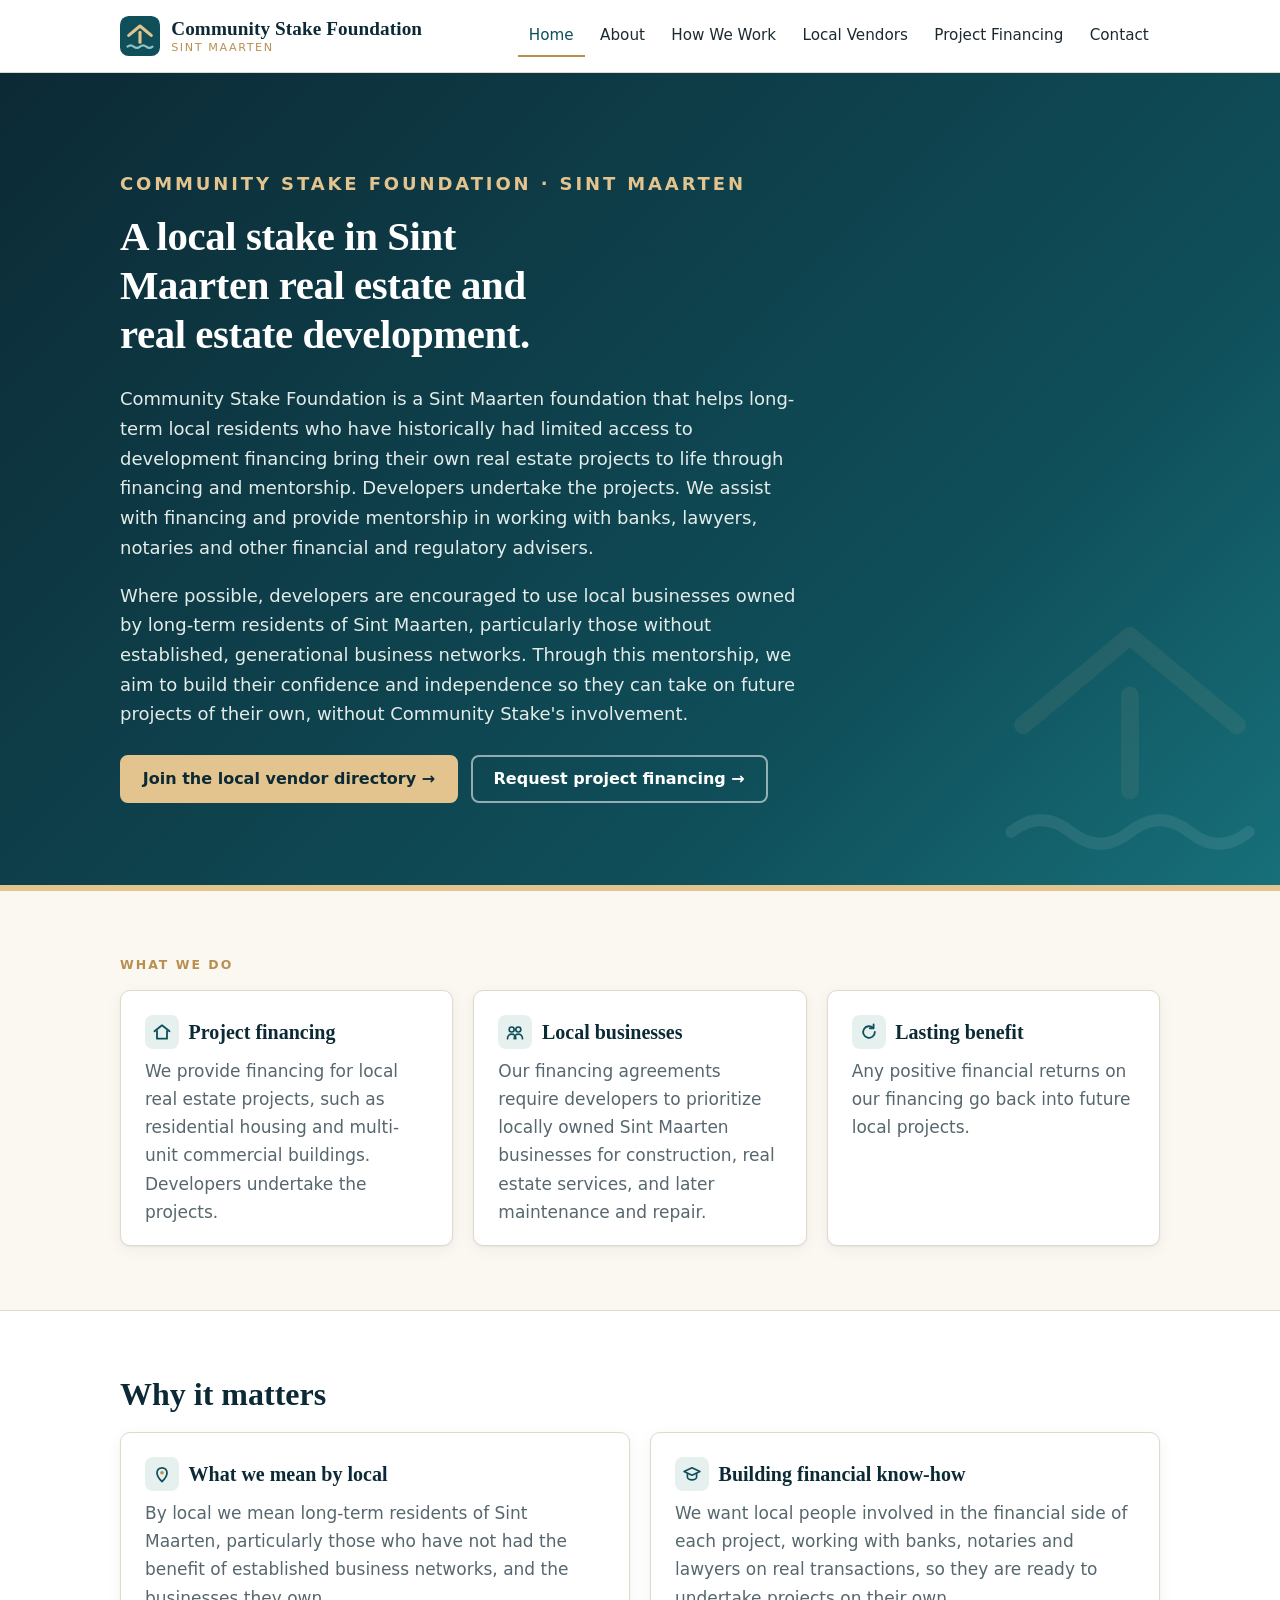
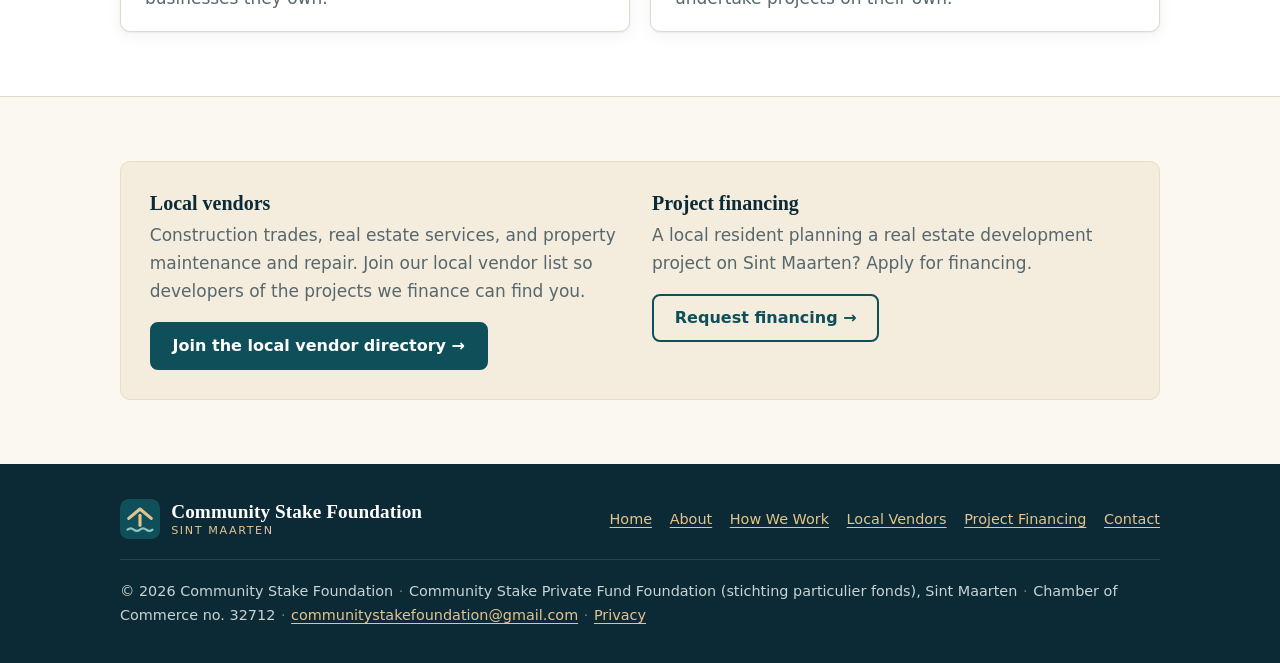
<file: index.html>
<!doctype html>
<html lang="en" class="no-js">
<head>
<meta charset="utf-8">
<meta name="viewport" content="width=device-width, initial-scale=1">
<link rel="canonical" href="https://communitystake.github.io/">
<title>Community Stake Foundation</title>
<meta name="description" content="Community Stake Foundation is a Sint Maarten foundation that provides financing for local real estate projects built with local businesses.">
<meta name="theme-color" content="#0c2a35">
<link rel="icon" href="favicon.svg" type="image/svg+xml">
<link rel="stylesheet" href="styles.css">
<script>
(function () {
  var d = document.documentElement; d.className = d.className.replace('no-js', 'js');
  document.addEventListener('DOMContentLoaded', function () {
    var b = document.querySelector('.nav-toggle'), n = document.getElementById('site-nav');
    if (!b || !n) return;
    b.addEventListener('click', function () {
      var open = n.classList.toggle('open');
      b.setAttribute('aria-expanded', open ? 'true' : 'false');
    });
  });
})();
</script>
</head>
<body>
<a class="skip-link" href="#main">Skip to content</a>
<header class="site-header">
  <div class="wrap">
    <a class="brand" href="index.html" aria-label="Community Stake Foundation, home">
      <svg viewBox="0 0 64 64" aria-hidden="true" focusable="false"><rect width="64" height="64" rx="14" fill="#0f4f5a"/><path d="M14 31 L32 16 L50 31" fill="none" stroke="#e3c48f" stroke-width="5" stroke-linecap="round" stroke-linejoin="round"/><path d="M32 26 V42" fill="none" stroke="#e3c48f" stroke-width="5" stroke-linecap="round"/><path d="M12 49 q5 -4 10 0 t10 0 t10 0 t10 0" fill="none" stroke="#8fc3c4" stroke-width="3.5" stroke-linecap="round"/></svg>
      <span class="brand-name">Community Stake Foundation<small>Sint Maarten</small></span>
    </a>
    <button class="nav-toggle" type="button" aria-expanded="false" aria-controls="site-nav">Menu</button>
    <nav class="site-nav" id="site-nav" aria-label="Main">
      <ul>
        <li><a href="index.html" aria-current="page">Home</a></li><li><a href="about.html">About</a></li><li><a href="how-we-work.html">How We Work</a></li><li><a href="vendors.html">Local Vendors</a></li><li><a href="proposals.html">Project Financing</a></li><li><a href="contact.html">Contact</a></li>
      </ul>
    </nav>
  </div>
</header>
<main id="main">
<section class="hero">
  <svg class="hero-mark" viewBox="0 0 64 64" aria-hidden="true"><path d="M14 31 L32 16 L50 31" fill="none" stroke="#e3c48f" stroke-width="3" stroke-linecap="round" stroke-linejoin="round"/><path d="M32 26 V42" fill="none" stroke="#e3c48f" stroke-width="3" stroke-linecap="round"/><path d="M12 49 q5 -4 10 0 t10 0 t10 0 t10 0" fill="none" stroke="#ffffff" stroke-width="2" stroke-linecap="round"/></svg>
  <div class="wrap">
    <p class="eyebrow">Community Stake Foundation &middot; Sint Maarten</p>
    <h1>A local stake in Sint Maarten real estate and real estate development.</h1>
    <p>Community Stake Foundation is a Sint Maarten foundation that helps long-term local residents who have historically had limited access to development financing bring their own real estate projects to life through financing and mentorship. Developers undertake the projects. We assist with financing and provide mentorship in working with banks, lawyers, notaries and other financial and regulatory advisers.</p>
    <p>Where possible, developers are encouraged to use local businesses owned by long-term residents of Sint Maarten, particularly those without established, generational business networks. Through this mentorship, we aim to build their confidence and independence so they can take on future projects of their own, without Community Stake's involvement.</p>
    <div class="actions">
      <a class="btn btn-primary" href="vendors.html">Join the local vendor directory &rarr;</a>
      <a class="btn btn-ghost" href="proposals.html">Request project financing &rarr;</a>
    </div>
  </div>
</section>
<section class="section">
  <div class="wrap">
    <p class="eyebrow">What we do</p>
    <div class="grid grid-3">
      <article class="card"><h3><span class="icon"><svg viewBox="0 0 24 24" aria-hidden="true"><path d="M3 11 L12 4 L21 11" fill="none" stroke="#0f4f5a" stroke-width="2.2" stroke-linecap="round" stroke-linejoin="round"/><path d="M6 10 V20 H18 V10" fill="none" stroke="#0f4f5a" stroke-width="2.2" stroke-linejoin="round"/></svg></span>Project financing</h3><p>We provide financing for local real estate projects, such as residential housing and multi-unit commercial buildings. Developers undertake the projects.</p></article>
      <article class="card"><h3><span class="icon"><svg viewBox="0 0 24 24" aria-hidden="true"><circle cx="8" cy="9" r="3" fill="none" stroke="#0f4f5a" stroke-width="2"/><circle cx="16" cy="9" r="3" fill="none" stroke="#0f4f5a" stroke-width="2"/><path d="M3 20 c0-3.5 2.5-5.5 5-5.5 s5 2 5 5.5 M11 20 c0-3.5 2.5-5.5 5-5.5 s5 2 5 5.5" fill="none" stroke="#0f4f5a" stroke-width="2" stroke-linecap="round"/></svg></span>Local businesses</h3><p>Our financing agreements require developers to prioritize locally owned Sint Maarten businesses for construction, real estate services, and later maintenance and repair.</p></article>
      <article class="card"><h3><span class="icon"><svg viewBox="0 0 24 24" aria-hidden="true"><path d="M19 12 a7 7 0 1 1 -2.1 -5" fill="none" stroke="#0f4f5a" stroke-width="2.2" stroke-linecap="round"/><path d="M17.5 3 V7.5 H13" fill="none" stroke="#0f4f5a" stroke-width="2.2" stroke-linecap="round" stroke-linejoin="round"/></svg></span>Lasting benefit</h3><p>Any positive financial returns on our financing go back into future local projects.</p></article>
    </div>
  </div>
</section>
<section class="section alt">
  <div class="wrap">
    <h2>Why it matters</h2>
    <div class="grid grid-2">
      <article class="card"><h3><span class="icon"><svg viewBox="0 0 24 24" aria-hidden="true"><path d="M12 21 s-6-5.5-6-10.5 a6 6 0 0 1 12 0 C18 15.5 12 21 12 21z" fill="none" stroke="#0f4f5a" stroke-width="2.1" stroke-linejoin="round"/><circle cx="12" cy="10.5" r="2.2" fill="#b98f4f"/></svg></span>What we mean by local</h3><p>By local we mean long-term residents of Sint Maarten, particularly those who have not had the benefit of established business networks, and the businesses they own.</p></article>
      <article class="card"><h3><span class="icon"><svg viewBox="0 0 24 24" aria-hidden="true"><path d="M2.5 9 L12 4.5 L21.5 9 L12 13.5 Z" fill="none" stroke="#0f4f5a" stroke-width="2" stroke-linejoin="round"/><path d="M6.5 11 V16 c0 1.5 2.5 3 5.5 3 s5.5-1.5 5.5-3 V11" fill="none" stroke="#0f4f5a" stroke-width="2"/></svg></span>Building financial know-how</h3><p>We want local people involved in the financial side of each project, working with banks, notaries and lawyers on real transactions, so they are ready to undertake projects on their own.</p></article>
    </div>
  </div>
</section>
<section class="section">
  <div class="wrap">
    <div class="cta-band">
      <div>
        <h3>Local vendors</h3>
        <p>Construction trades, real estate services, and property maintenance and repair. Join our local vendor list so developers of the projects we finance can find you.</p>
        <a class="btn btn-teal" href="vendors.html">Join the local vendor directory &rarr;</a>
      </div>
      <div>
        <h3>Project financing</h3>
        <p>A local resident planning a real estate development project on Sint Maarten? Apply for financing.</p>
        <a class="btn btn-outline" href="proposals.html">Request financing &rarr;</a>
      </div>
    </div>
  </div>
</section>
</main>
<footer class="site-footer">
  <div class="wrap">
    <div class="footer-top">
      <a class="brand" href="index.html" aria-label="Community Stake Foundation, home">
        <svg viewBox="0 0 64 64" aria-hidden="true" focusable="false"><rect width="64" height="64" rx="14" fill="#0f4f5a"/><path d="M14 31 L32 16 L50 31" fill="none" stroke="#e3c48f" stroke-width="5" stroke-linecap="round" stroke-linejoin="round"/><path d="M32 26 V42" fill="none" stroke="#e3c48f" stroke-width="5" stroke-linecap="round"/><path d="M12 49 q5 -4 10 0 t10 0 t10 0 t10 0" fill="none" stroke="#8fc3c4" stroke-width="3.5" stroke-linecap="round"/></svg>
        <span class="brand-name">Community Stake Foundation<small>Sint Maarten</small></span>
      </a>
      <ul class="footer-nav"><li><a href="index.html">Home</a></li><li><a href="about.html">About</a></li><li><a href="how-we-work.html">How We Work</a></li><li><a href="vendors.html">Local Vendors</a></li><li><a href="proposals.html">Project Financing</a></li><li><a href="contact.html">Contact</a></li></ul>
    </div>
    <p class="legal">&copy; 2026 Community Stake Foundation<span class="sep">&middot;</span>Community Stake Private Fund Foundation (stichting particulier fonds), Sint Maarten<span class="sep">&middot;</span>Chamber of Commerce no. 32712<span class="sep">&middot;</span><a href="mailto:communitystakefoundation@gmail.com">communitystakefoundation@gmail.com</a><span class="sep">&middot;</span><a href="contact.html#privacy">Privacy</a></p>
  </div>
</footer>

</body>
</html>
</file>
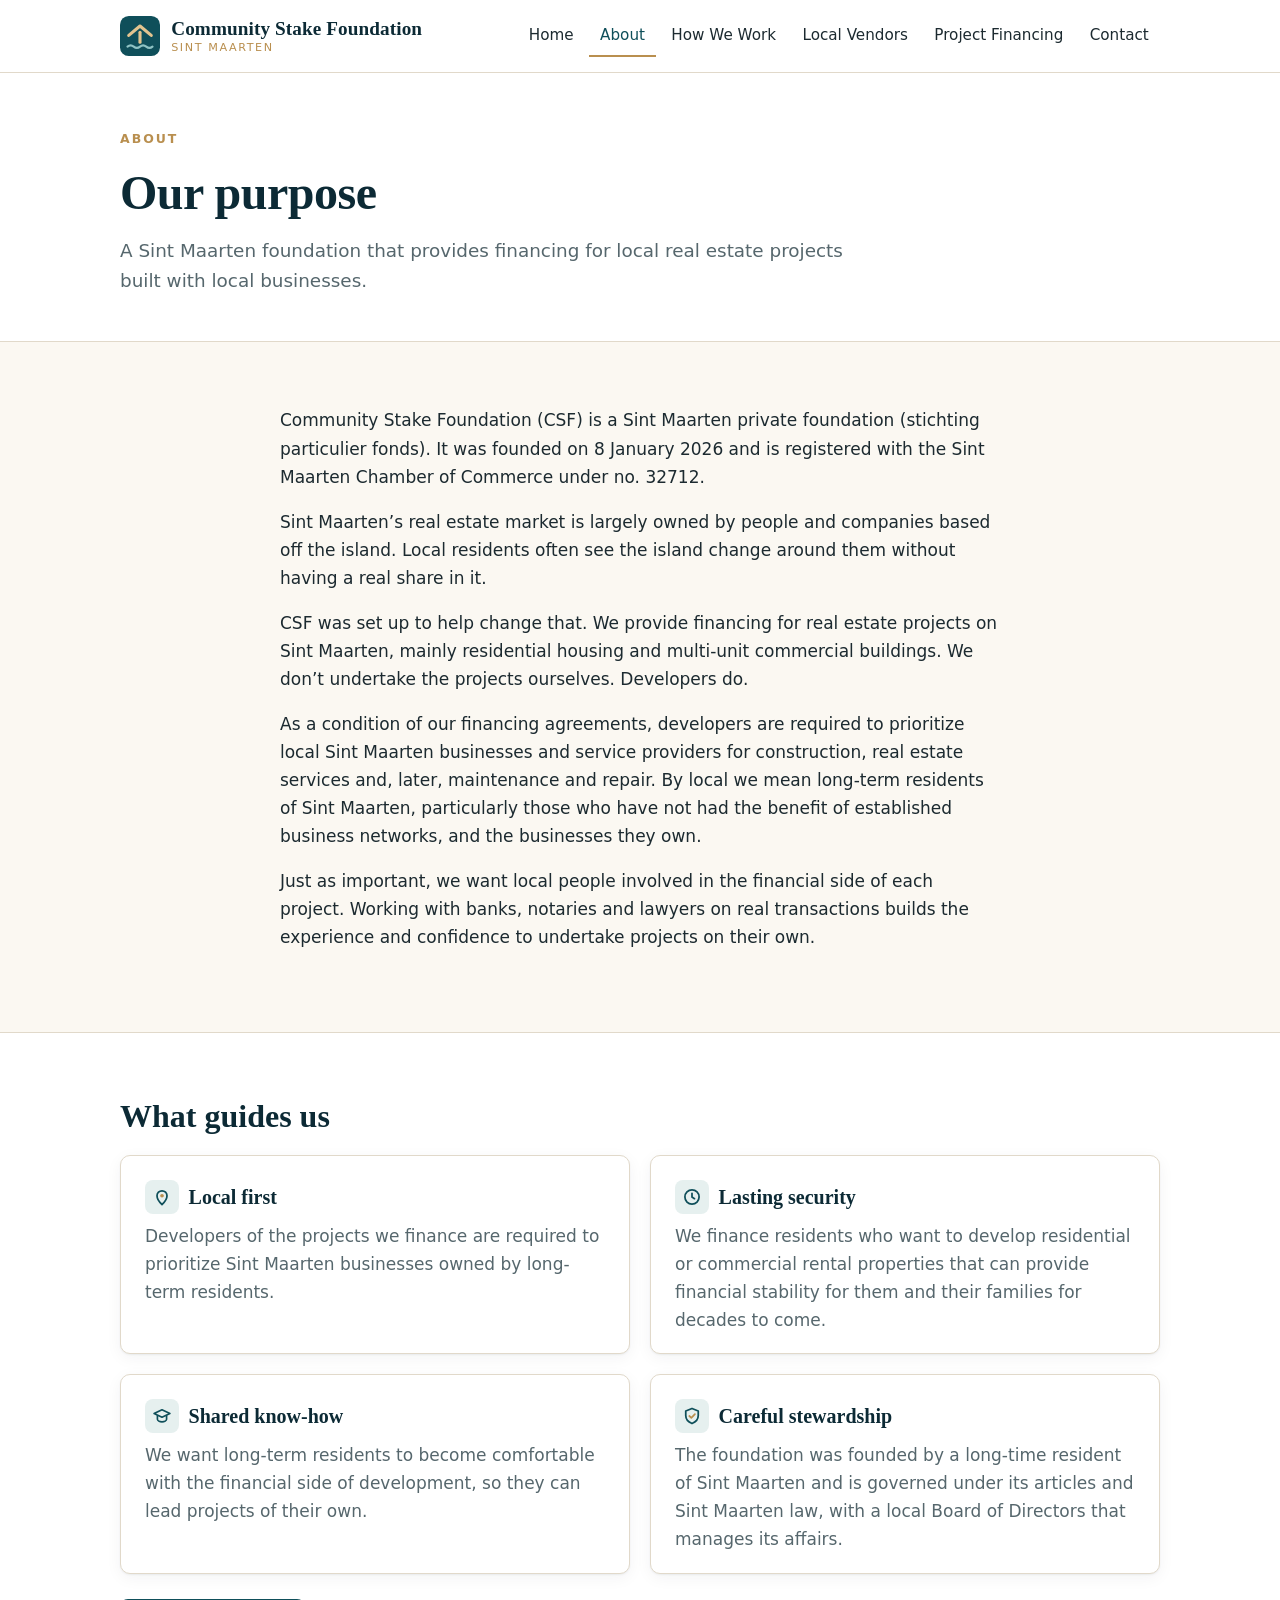
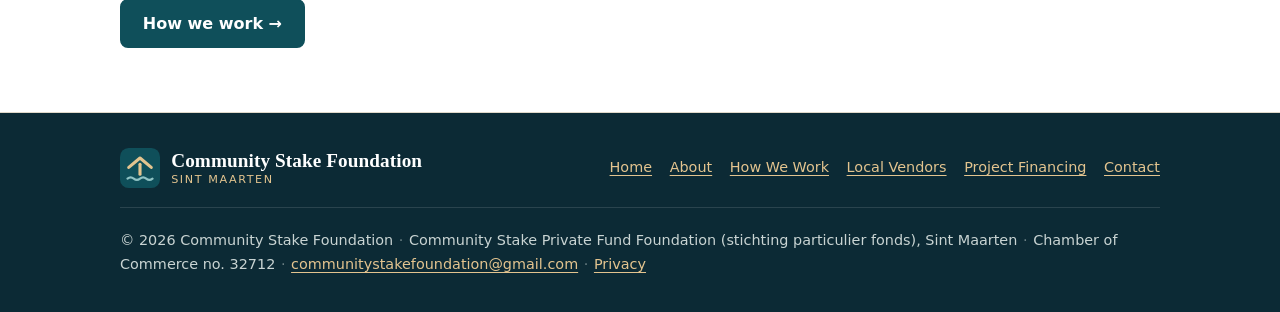
<file: about.html>
<!doctype html>
<html lang="en" class="no-js">
<head>
<meta charset="utf-8">
<meta name="viewport" content="width=device-width, initial-scale=1">
<link rel="canonical" href="https://communitystake.github.io/about.html">
<title>About | Community Stake Foundation</title>
<meta name="description" content="Community Stake Foundation is a Sint Maarten private foundation that provides financing for local real estate projects. Developers are required to prioritize local businesses.">
<meta name="theme-color" content="#0c2a35">
<link rel="icon" href="favicon.svg" type="image/svg+xml">
<link rel="stylesheet" href="styles.css">
<script>
(function () {
  var d = document.documentElement; d.className = d.className.replace('no-js', 'js');
  document.addEventListener('DOMContentLoaded', function () {
    var b = document.querySelector('.nav-toggle'), n = document.getElementById('site-nav');
    if (!b || !n) return;
    b.addEventListener('click', function () {
      var open = n.classList.toggle('open');
      b.setAttribute('aria-expanded', open ? 'true' : 'false');
    });
  });
})();
</script>
</head>
<body>
<a class="skip-link" href="#main">Skip to content</a>
<header class="site-header">
  <div class="wrap">
    <a class="brand" href="index.html" aria-label="Community Stake Foundation, home">
      <svg viewBox="0 0 64 64" aria-hidden="true" focusable="false"><rect width="64" height="64" rx="14" fill="#0f4f5a"/><path d="M14 31 L32 16 L50 31" fill="none" stroke="#e3c48f" stroke-width="5" stroke-linecap="round" stroke-linejoin="round"/><path d="M32 26 V42" fill="none" stroke="#e3c48f" stroke-width="5" stroke-linecap="round"/><path d="M12 49 q5 -4 10 0 t10 0 t10 0 t10 0" fill="none" stroke="#8fc3c4" stroke-width="3.5" stroke-linecap="round"/></svg>
      <span class="brand-name">Community Stake Foundation<small>Sint Maarten</small></span>
    </a>
    <button class="nav-toggle" type="button" aria-expanded="false" aria-controls="site-nav">Menu</button>
    <nav class="site-nav" id="site-nav" aria-label="Main">
      <ul>
        <li><a href="index.html">Home</a></li><li><a href="about.html" aria-current="page">About</a></li><li><a href="how-we-work.html">How We Work</a></li><li><a href="vendors.html">Local Vendors</a></li><li><a href="proposals.html">Project Financing</a></li><li><a href="contact.html">Contact</a></li>
      </ul>
    </nav>
  </div>
</header>
<main id="main">
<section class="page-head">
  <div class="wrap">
    <p class="eyebrow">About</p>
    <h1>Our purpose</h1>
    <p class="lead">A Sint Maarten foundation that provides financing for local real estate projects built with local businesses.</p>
  </div>
</section>
<section class="section">
  <div class="wrap narrow">
    <p>Community Stake Foundation (CSF) is a Sint Maarten private foundation (stichting particulier fonds). It was founded on 8 January 2026 and is registered with the Sint Maarten Chamber of Commerce under no. 32712.</p>
    <p>Sint Maarten&rsquo;s real estate market is largely owned by people and companies based off the island. Local residents often see the island change around them without having a real share in it.</p>
    <p>CSF was set up to help change that. We provide financing for real estate projects on Sint Maarten, mainly residential housing and multi-unit commercial buildings. We don&rsquo;t undertake the projects ourselves. Developers do.</p>
    <p>As a condition of our financing agreements, developers are required to prioritize local Sint Maarten businesses and service providers for construction, real estate services and, later, maintenance and repair. By local we mean long-term residents of Sint Maarten, particularly those who have not had the benefit of established business networks, and the businesses they own.</p>
    <p>Just as important, we want local people involved in the financial side of each project. Working with banks, notaries and lawyers on real transactions builds the experience and confidence to undertake projects on their own.</p>
  </div>
</section>
<section class="section alt">
  <div class="wrap">
    <h2>What guides us</h2>
    <div class="grid grid-2">
      <article class="card"><h3><span class="icon"><svg viewBox="0 0 24 24" aria-hidden="true"><path d="M12 21 s-6-5.5-6-10.5 a6 6 0 0 1 12 0 C18 15.5 12 21 12 21z" fill="none" stroke="#0f4f5a" stroke-width="2.1" stroke-linejoin="round"/><circle cx="12" cy="10.5" r="2.2" fill="#b98f4f"/></svg></span>Local first</h3><p>Developers of the projects we finance are required to prioritize Sint Maarten businesses owned by long-term residents.</p></article>
      <article class="card"><h3><span class="icon"><svg viewBox="0 0 24 24" aria-hidden="true"><circle cx="12" cy="12" r="8.5" fill="none" stroke="#0f4f5a" stroke-width="2.1"/><path d="M12 7.5 V12 L15 14" fill="none" stroke="#0f4f5a" stroke-width="2.1" stroke-linecap="round"/></svg></span>Lasting security</h3><p>We finance residents who want to develop residential or commercial rental properties that can provide financial stability for them and their families for decades to come.</p></article>
      <article class="card"><h3><span class="icon"><svg viewBox="0 0 24 24" aria-hidden="true"><path d="M2.5 9 L12 4.5 L21.5 9 L12 13.5 Z" fill="none" stroke="#0f4f5a" stroke-width="2" stroke-linejoin="round"/><path d="M6.5 11 V16 c0 1.5 2.5 3 5.5 3 s5.5-1.5 5.5-3 V11" fill="none" stroke="#0f4f5a" stroke-width="2"/></svg></span>Shared know-how</h3><p>We want long-term residents to become comfortable with the financial side of development, so they can lead projects of their own.</p></article>
      <article class="card"><h3><span class="icon"><svg viewBox="0 0 24 24" aria-hidden="true"><path d="M12 3 L19.5 6 V11.5 C19.5 16 16 19.5 12 21 C8 19.5 4.5 16 4.5 11.5 V6 Z" fill="none" stroke="#0f4f5a" stroke-width="2.1" stroke-linejoin="round"/><path d="M8.8 12 L11.2 14.3 L15.5 9.8" fill="none" stroke="#b98f4f" stroke-width="2.1" stroke-linecap="round" stroke-linejoin="round"/></svg></span>Careful stewardship</h3><p>The foundation was founded by a long-time resident of Sint Maarten and is governed under its articles and Sint Maarten law, with a local Board of Directors that manages its affairs.</p></article>
    </div>
    <div class="actions">
      <a class="btn btn-teal" href="how-we-work.html">How we work &rarr;</a>
    </div>
  </div>
</section>
</main>
<footer class="site-footer">
  <div class="wrap">
    <div class="footer-top">
      <a class="brand" href="index.html" aria-label="Community Stake Foundation, home">
        <svg viewBox="0 0 64 64" aria-hidden="true" focusable="false"><rect width="64" height="64" rx="14" fill="#0f4f5a"/><path d="M14 31 L32 16 L50 31" fill="none" stroke="#e3c48f" stroke-width="5" stroke-linecap="round" stroke-linejoin="round"/><path d="M32 26 V42" fill="none" stroke="#e3c48f" stroke-width="5" stroke-linecap="round"/><path d="M12 49 q5 -4 10 0 t10 0 t10 0 t10 0" fill="none" stroke="#8fc3c4" stroke-width="3.5" stroke-linecap="round"/></svg>
        <span class="brand-name">Community Stake Foundation<small>Sint Maarten</small></span>
      </a>
      <ul class="footer-nav"><li><a href="index.html">Home</a></li><li><a href="about.html">About</a></li><li><a href="how-we-work.html">How We Work</a></li><li><a href="vendors.html">Local Vendors</a></li><li><a href="proposals.html">Project Financing</a></li><li><a href="contact.html">Contact</a></li></ul>
    </div>
    <p class="legal">&copy; 2026 Community Stake Foundation<span class="sep">&middot;</span>Community Stake Private Fund Foundation (stichting particulier fonds), Sint Maarten<span class="sep">&middot;</span>Chamber of Commerce no. 32712<span class="sep">&middot;</span><a href="mailto:communitystakefoundation@gmail.com">communitystakefoundation@gmail.com</a><span class="sep">&middot;</span><a href="contact.html#privacy">Privacy</a></p>
  </div>
</footer>

</body>
</html>
</file>
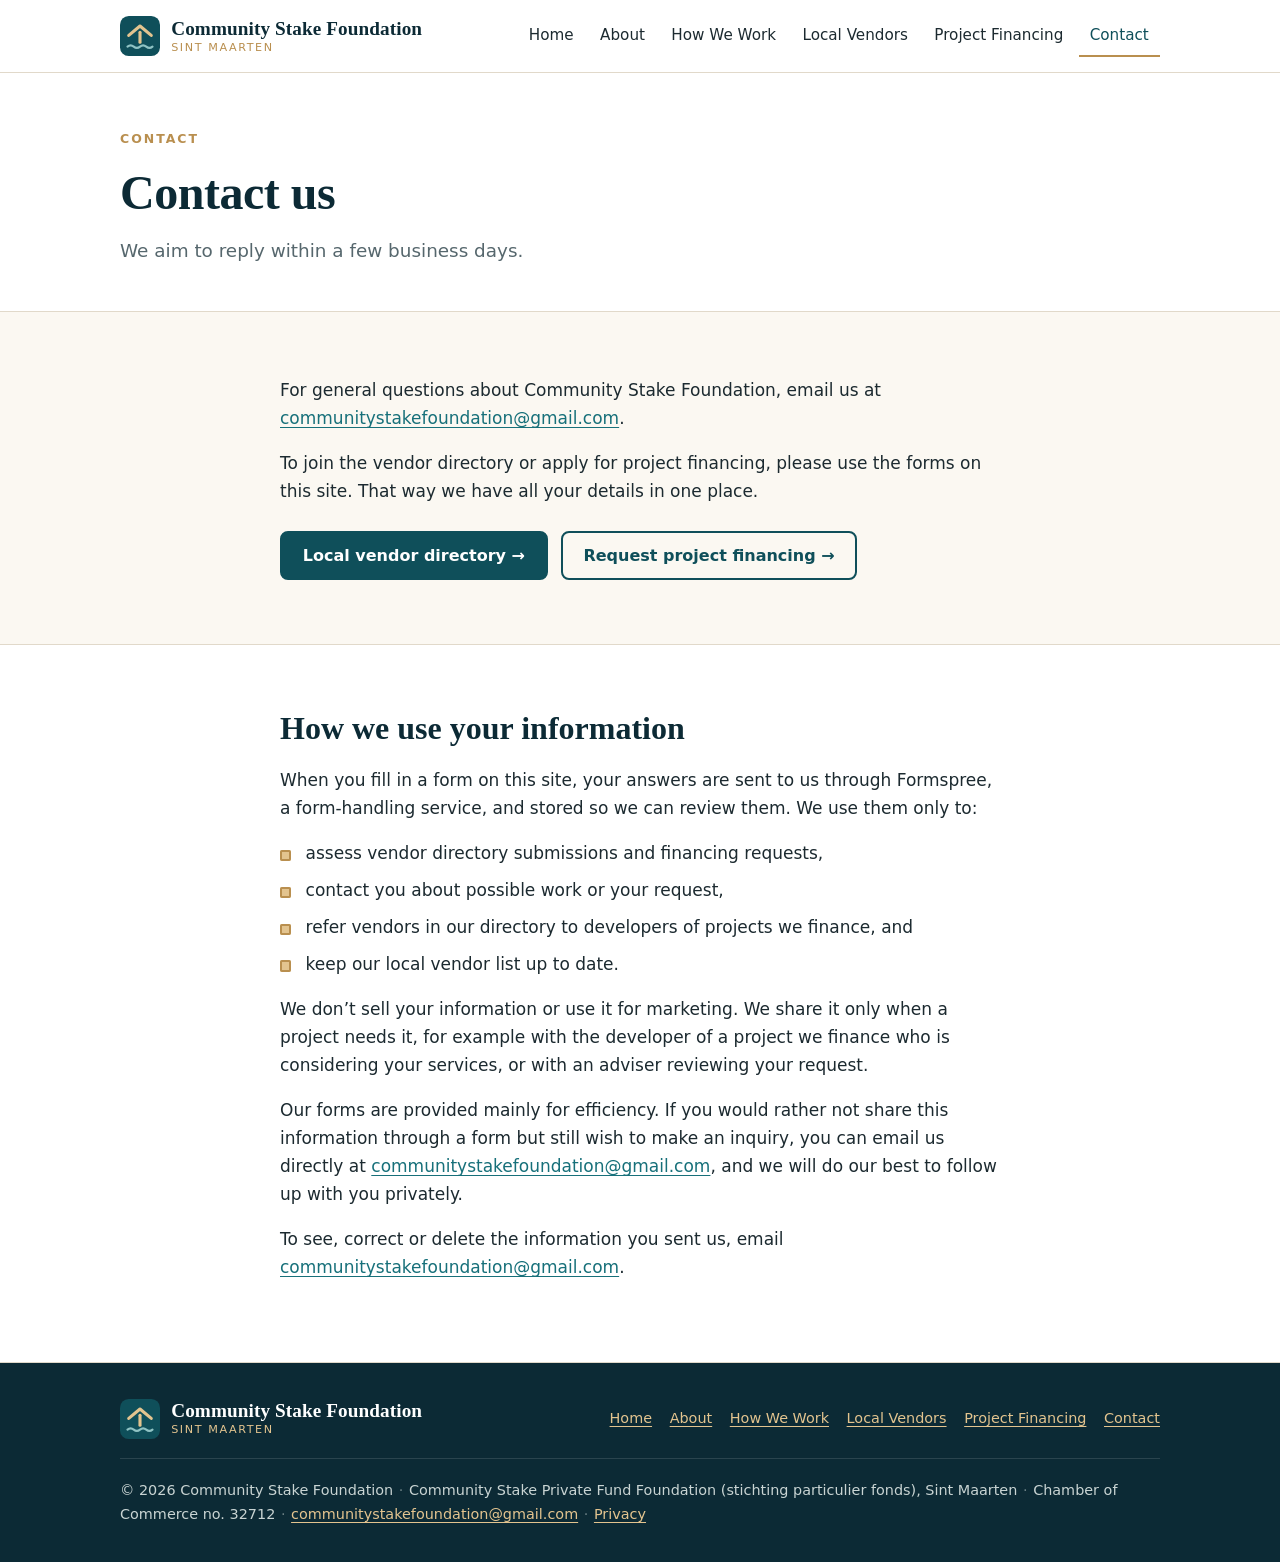
<file: contact.html>
<!doctype html>
<html lang="en" class="no-js">
<head>
<meta charset="utf-8">
<meta name="viewport" content="width=device-width, initial-scale=1">
<link rel="canonical" href="https://communitystake.github.io/contact.html">
<title>Contact | Community Stake Foundation</title>
<meta name="description" content="Contact Community Stake Foundation, and how we use information submitted through this site.">
<meta name="theme-color" content="#0c2a35">
<link rel="icon" href="favicon.svg" type="image/svg+xml">
<link rel="stylesheet" href="styles.css">
<script>
(function () {
  var d = document.documentElement; d.className = d.className.replace('no-js', 'js');
  document.addEventListener('DOMContentLoaded', function () {
    var b = document.querySelector('.nav-toggle'), n = document.getElementById('site-nav');
    if (!b || !n) return;
    b.addEventListener('click', function () {
      var open = n.classList.toggle('open');
      b.setAttribute('aria-expanded', open ? 'true' : 'false');
    });
  });
})();
</script>
</head>
<body>
<a class="skip-link" href="#main">Skip to content</a>
<header class="site-header">
  <div class="wrap">
    <a class="brand" href="index.html" aria-label="Community Stake Foundation, home">
      <svg viewBox="0 0 64 64" aria-hidden="true" focusable="false"><rect width="64" height="64" rx="14" fill="#0f4f5a"/><path d="M14 31 L32 16 L50 31" fill="none" stroke="#e3c48f" stroke-width="5" stroke-linecap="round" stroke-linejoin="round"/><path d="M32 26 V42" fill="none" stroke="#e3c48f" stroke-width="5" stroke-linecap="round"/><path d="M12 49 q5 -4 10 0 t10 0 t10 0 t10 0" fill="none" stroke="#8fc3c4" stroke-width="3.5" stroke-linecap="round"/></svg>
      <span class="brand-name">Community Stake Foundation<small>Sint Maarten</small></span>
    </a>
    <button class="nav-toggle" type="button" aria-expanded="false" aria-controls="site-nav">Menu</button>
    <nav class="site-nav" id="site-nav" aria-label="Main">
      <ul>
        <li><a href="index.html">Home</a></li><li><a href="about.html">About</a></li><li><a href="how-we-work.html">How We Work</a></li><li><a href="vendors.html">Local Vendors</a></li><li><a href="proposals.html">Project Financing</a></li><li><a href="contact.html" aria-current="page">Contact</a></li>
      </ul>
    </nav>
  </div>
</header>
<main id="main">
<section class="page-head">
  <div class="wrap">
    <p class="eyebrow">Contact</p>
    <h1>Contact us</h1>
    <p class="lead">We aim to reply within a few business days.</p>
  </div>
</section>
<section class="section">
  <div class="wrap narrow">
    <p>For general questions about Community Stake Foundation, email us at <a href="mailto:communitystakefoundation@gmail.com">communitystakefoundation@gmail.com</a>.</p>
    <p>To join the vendor directory or apply for project financing, please use the forms on this site. That way we have all your details in one place.</p>
    <div class="actions">
      <a class="btn btn-teal" href="vendors.html">Local vendor directory &rarr;</a>
      <a class="btn btn-outline" href="proposals.html">Request project financing &rarr;</a>
    </div>
  </div>
</section>
<section class="section alt" id="privacy">
  <div class="wrap narrow">
    <h2>How we use your information</h2>
    <p>When you fill in a form on this site, your answers are sent to us through Formspree, a form-handling service, and stored so we can review them. We use them only to:</p>
    <ul class="ticks">
      <li>assess vendor directory submissions and financing requests,</li>
      <li>contact you about possible work or your request,</li>
      <li>refer vendors in our directory to developers of projects we finance, and</li>
      <li>keep our local vendor list up to date.</li>
    </ul>
    <p>We don&rsquo;t sell your information or use it for marketing. We share it only when a project needs it, for example with the developer of a project we finance who is considering your services, or with an adviser reviewing your request.</p>
    <p>Our forms are provided mainly for efficiency. If you would rather not share this information through a form but still wish to make an inquiry, you can email us directly at <a href="mailto:communitystakefoundation@gmail.com">communitystakefoundation@gmail.com</a>, and we will do our best to follow up with you privately.</p>
    <p>To see, correct or delete the information you sent us, email <a href="mailto:communitystakefoundation@gmail.com">communitystakefoundation@gmail.com</a>.</p>
  </div>
</section>
</main>
<footer class="site-footer">
  <div class="wrap">
    <div class="footer-top">
      <a class="brand" href="index.html" aria-label="Community Stake Foundation, home">
        <svg viewBox="0 0 64 64" aria-hidden="true" focusable="false"><rect width="64" height="64" rx="14" fill="#0f4f5a"/><path d="M14 31 L32 16 L50 31" fill="none" stroke="#e3c48f" stroke-width="5" stroke-linecap="round" stroke-linejoin="round"/><path d="M32 26 V42" fill="none" stroke="#e3c48f" stroke-width="5" stroke-linecap="round"/><path d="M12 49 q5 -4 10 0 t10 0 t10 0 t10 0" fill="none" stroke="#8fc3c4" stroke-width="3.5" stroke-linecap="round"/></svg>
        <span class="brand-name">Community Stake Foundation<small>Sint Maarten</small></span>
      </a>
      <ul class="footer-nav"><li><a href="index.html">Home</a></li><li><a href="about.html">About</a></li><li><a href="how-we-work.html">How We Work</a></li><li><a href="vendors.html">Local Vendors</a></li><li><a href="proposals.html">Project Financing</a></li><li><a href="contact.html">Contact</a></li></ul>
    </div>
    <p class="legal">&copy; 2026 Community Stake Foundation<span class="sep">&middot;</span>Community Stake Private Fund Foundation (stichting particulier fonds), Sint Maarten<span class="sep">&middot;</span>Chamber of Commerce no. 32712<span class="sep">&middot;</span><a href="mailto:communitystakefoundation@gmail.com">communitystakefoundation@gmail.com</a><span class="sep">&middot;</span><a href="contact.html#privacy">Privacy</a></p>
  </div>
</footer>

</body>
</html>
</file>
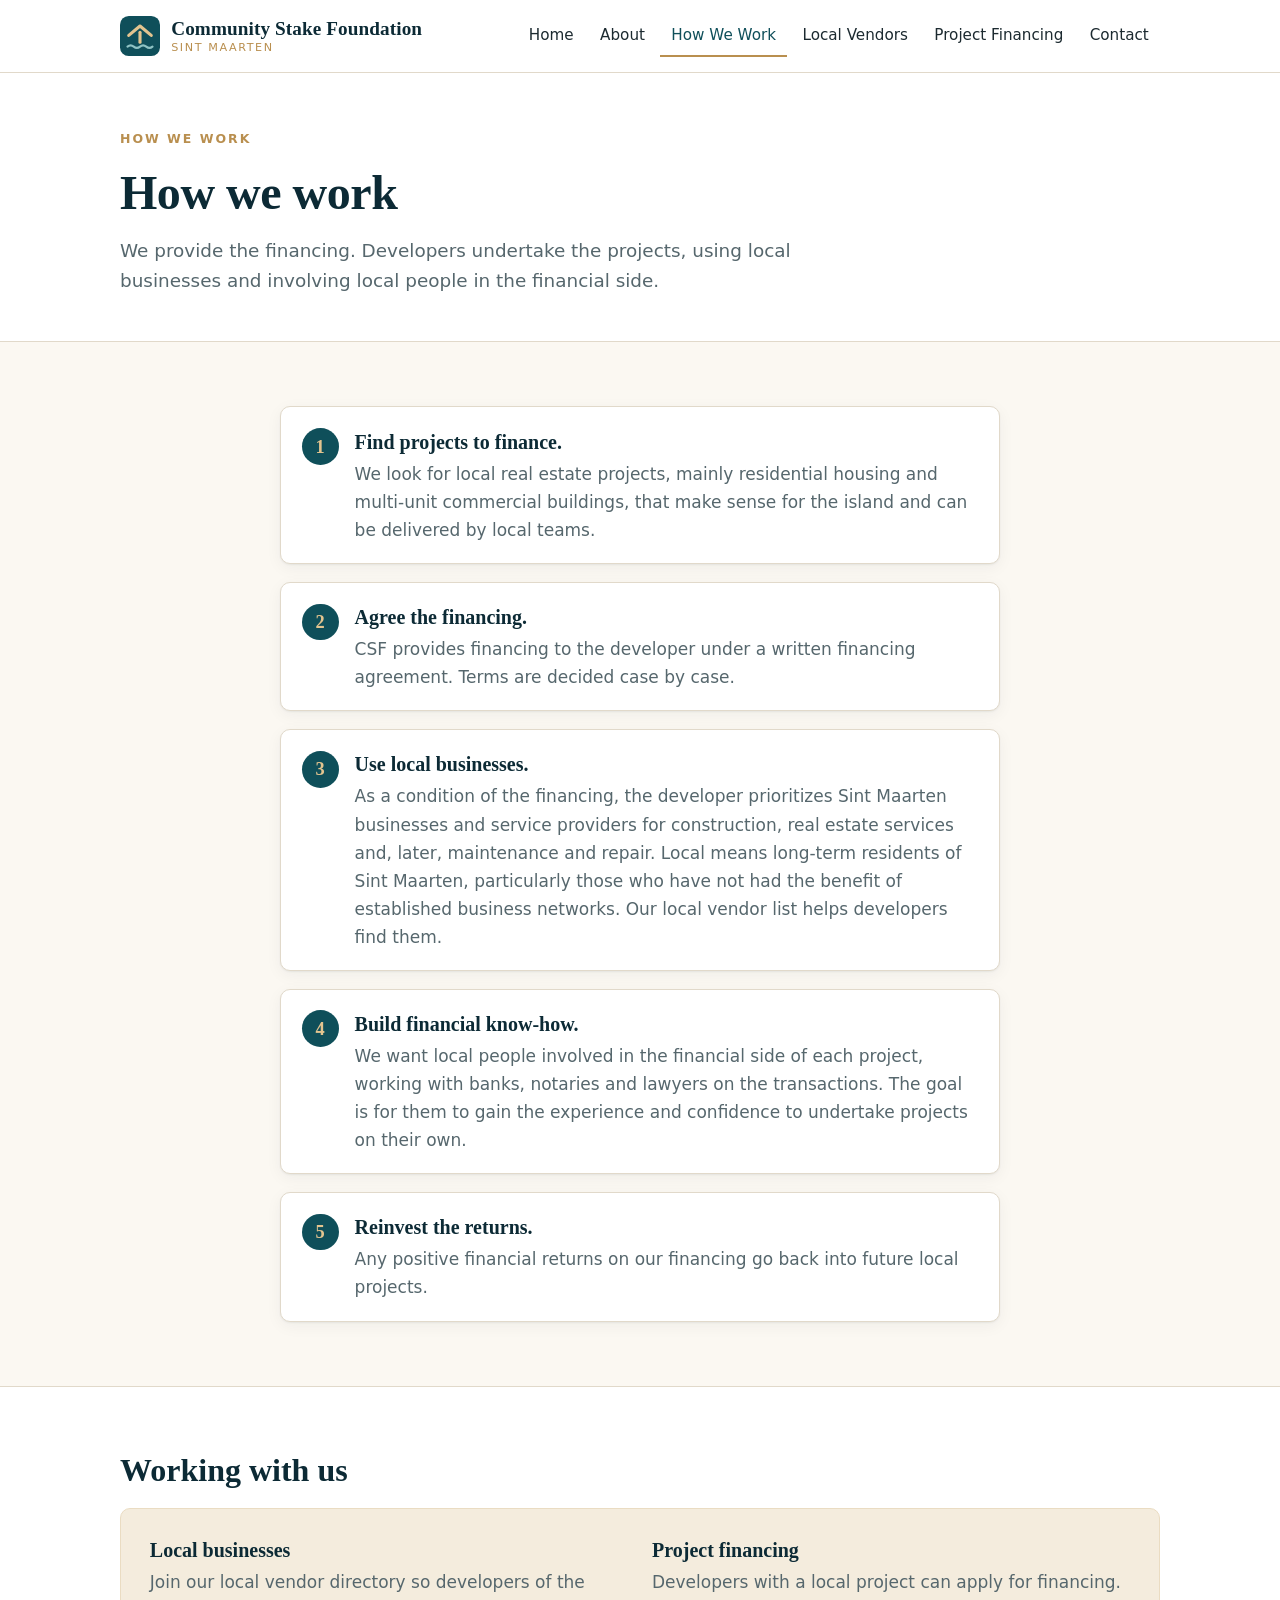
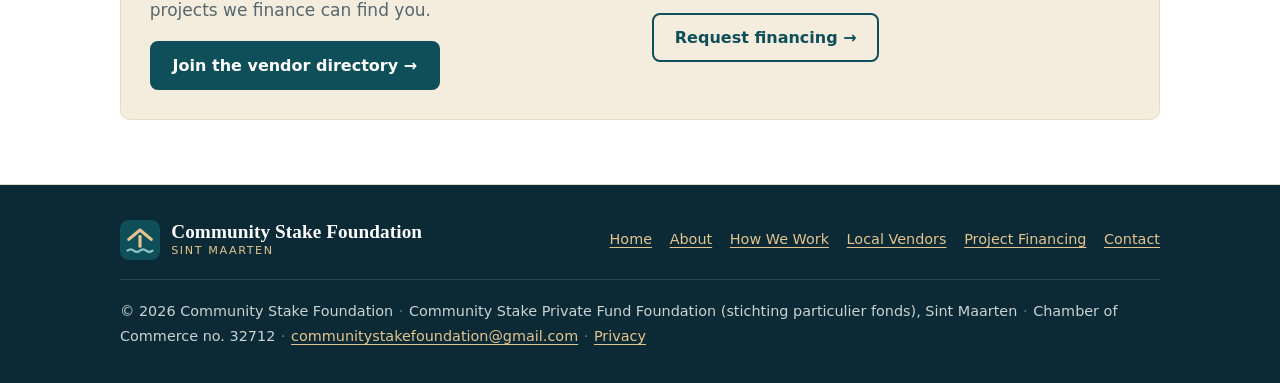
<file: how-we-work.html>
<!doctype html>
<html lang="en" class="no-js">
<head>
<meta charset="utf-8">
<meta name="viewport" content="width=device-width, initial-scale=1">
<link rel="canonical" href="https://communitystake.github.io/how-we-work.html">
<title>How We Work | Community Stake Foundation</title>
<meta name="description" content="How Community Stake Foundation finances local real estate projects, requires developers to prioritize Sint Maarten businesses, and reinvests the returns.">
<meta name="theme-color" content="#0c2a35">
<link rel="icon" href="favicon.svg" type="image/svg+xml">
<link rel="stylesheet" href="styles.css">
<script>
(function () {
  var d = document.documentElement; d.className = d.className.replace('no-js', 'js');
  document.addEventListener('DOMContentLoaded', function () {
    var b = document.querySelector('.nav-toggle'), n = document.getElementById('site-nav');
    if (!b || !n) return;
    b.addEventListener('click', function () {
      var open = n.classList.toggle('open');
      b.setAttribute('aria-expanded', open ? 'true' : 'false');
    });
  });
})();
</script>
</head>
<body>
<a class="skip-link" href="#main">Skip to content</a>
<header class="site-header">
  <div class="wrap">
    <a class="brand" href="index.html" aria-label="Community Stake Foundation, home">
      <svg viewBox="0 0 64 64" aria-hidden="true" focusable="false"><rect width="64" height="64" rx="14" fill="#0f4f5a"/><path d="M14 31 L32 16 L50 31" fill="none" stroke="#e3c48f" stroke-width="5" stroke-linecap="round" stroke-linejoin="round"/><path d="M32 26 V42" fill="none" stroke="#e3c48f" stroke-width="5" stroke-linecap="round"/><path d="M12 49 q5 -4 10 0 t10 0 t10 0 t10 0" fill="none" stroke="#8fc3c4" stroke-width="3.5" stroke-linecap="round"/></svg>
      <span class="brand-name">Community Stake Foundation<small>Sint Maarten</small></span>
    </a>
    <button class="nav-toggle" type="button" aria-expanded="false" aria-controls="site-nav">Menu</button>
    <nav class="site-nav" id="site-nav" aria-label="Main">
      <ul>
        <li><a href="index.html">Home</a></li><li><a href="about.html">About</a></li><li><a href="how-we-work.html" aria-current="page">How We Work</a></li><li><a href="vendors.html">Local Vendors</a></li><li><a href="proposals.html">Project Financing</a></li><li><a href="contact.html">Contact</a></li>
      </ul>
    </nav>
  </div>
</header>
<main id="main">
<section class="page-head">
  <div class="wrap">
    <p class="eyebrow">How We Work</p>
    <h1>How we work</h1>
    <p class="lead">We provide the financing. Developers undertake the projects, using local businesses and involving local people in the financial side.</p>
  </div>
</section>
<section class="section">
  <div class="wrap narrow">
    <ol class="steps">
      <li><h3>Find projects to finance.</h3><p>We look for local real estate projects, mainly residential housing and multi-unit commercial buildings, that make sense for the island and can be delivered by local teams.</p></li>
      <li><h3>Agree the financing.</h3><p>CSF provides financing to the developer under a written financing agreement. Terms are decided case by case.</p></li>
      <li><h3>Use local businesses.</h3><p>As a condition of the financing, the developer prioritizes Sint Maarten businesses and service providers for construction, real estate services and, later, maintenance and repair. Local means long-term residents of Sint Maarten, particularly those who have not had the benefit of established business networks. Our local vendor list helps developers find them.</p></li>
      <li><h3>Build financial know-how.</h3><p>We want local people involved in the financial side of each project, working with banks, notaries and lawyers on the transactions. The goal is for them to gain the experience and confidence to undertake projects on their own.</p></li>
      <li><h3>Reinvest the returns.</h3><p>Any positive financial returns on our financing go back into future local projects.</p></li>
    </ol>
  </div>
</section>
<section class="section alt">
  <div class="wrap">
    <h2>Working with us</h2>
    <div class="cta-band">
      <div>
        <h3>Local businesses</h3>
        <p>Join our local vendor directory so developers of the projects we finance can find you.</p>
        <a class="btn btn-teal" href="vendors.html">Join the vendor directory &rarr;</a>
      </div>
      <div>
        <h3>Project financing</h3>
        <p>Developers with a local project can apply for financing.</p>
        <a class="btn btn-outline" href="proposals.html">Request financing &rarr;</a>
      </div>
    </div>
  </div>
</section>
</main>
<footer class="site-footer">
  <div class="wrap">
    <div class="footer-top">
      <a class="brand" href="index.html" aria-label="Community Stake Foundation, home">
        <svg viewBox="0 0 64 64" aria-hidden="true" focusable="false"><rect width="64" height="64" rx="14" fill="#0f4f5a"/><path d="M14 31 L32 16 L50 31" fill="none" stroke="#e3c48f" stroke-width="5" stroke-linecap="round" stroke-linejoin="round"/><path d="M32 26 V42" fill="none" stroke="#e3c48f" stroke-width="5" stroke-linecap="round"/><path d="M12 49 q5 -4 10 0 t10 0 t10 0 t10 0" fill="none" stroke="#8fc3c4" stroke-width="3.5" stroke-linecap="round"/></svg>
        <span class="brand-name">Community Stake Foundation<small>Sint Maarten</small></span>
      </a>
      <ul class="footer-nav"><li><a href="index.html">Home</a></li><li><a href="about.html">About</a></li><li><a href="how-we-work.html">How We Work</a></li><li><a href="vendors.html">Local Vendors</a></li><li><a href="proposals.html">Project Financing</a></li><li><a href="contact.html">Contact</a></li></ul>
    </div>
    <p class="legal">&copy; 2026 Community Stake Foundation<span class="sep">&middot;</span>Community Stake Private Fund Foundation (stichting particulier fonds), Sint Maarten<span class="sep">&middot;</span>Chamber of Commerce no. 32712<span class="sep">&middot;</span><a href="mailto:communitystakefoundation@gmail.com">communitystakefoundation@gmail.com</a><span class="sep">&middot;</span><a href="contact.html#privacy">Privacy</a></p>
  </div>
</footer>

</body>
</html>
</file>
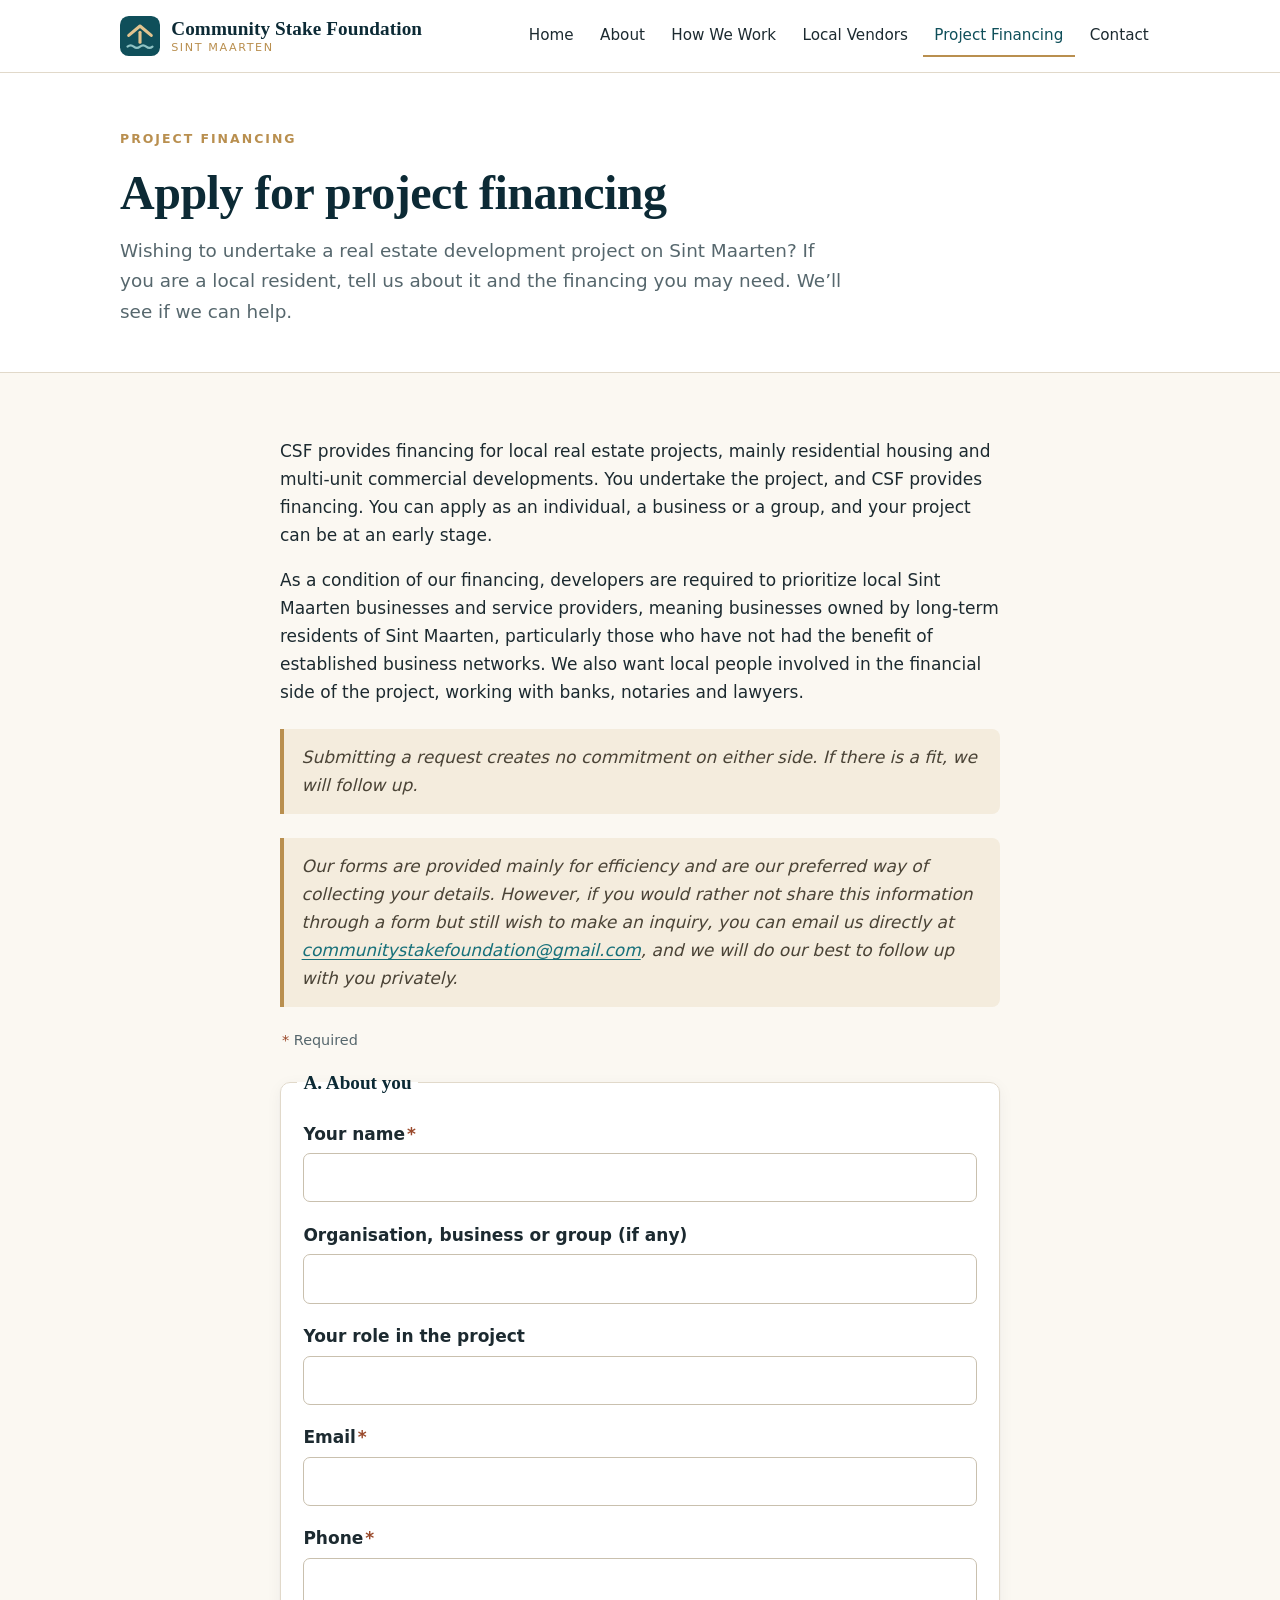
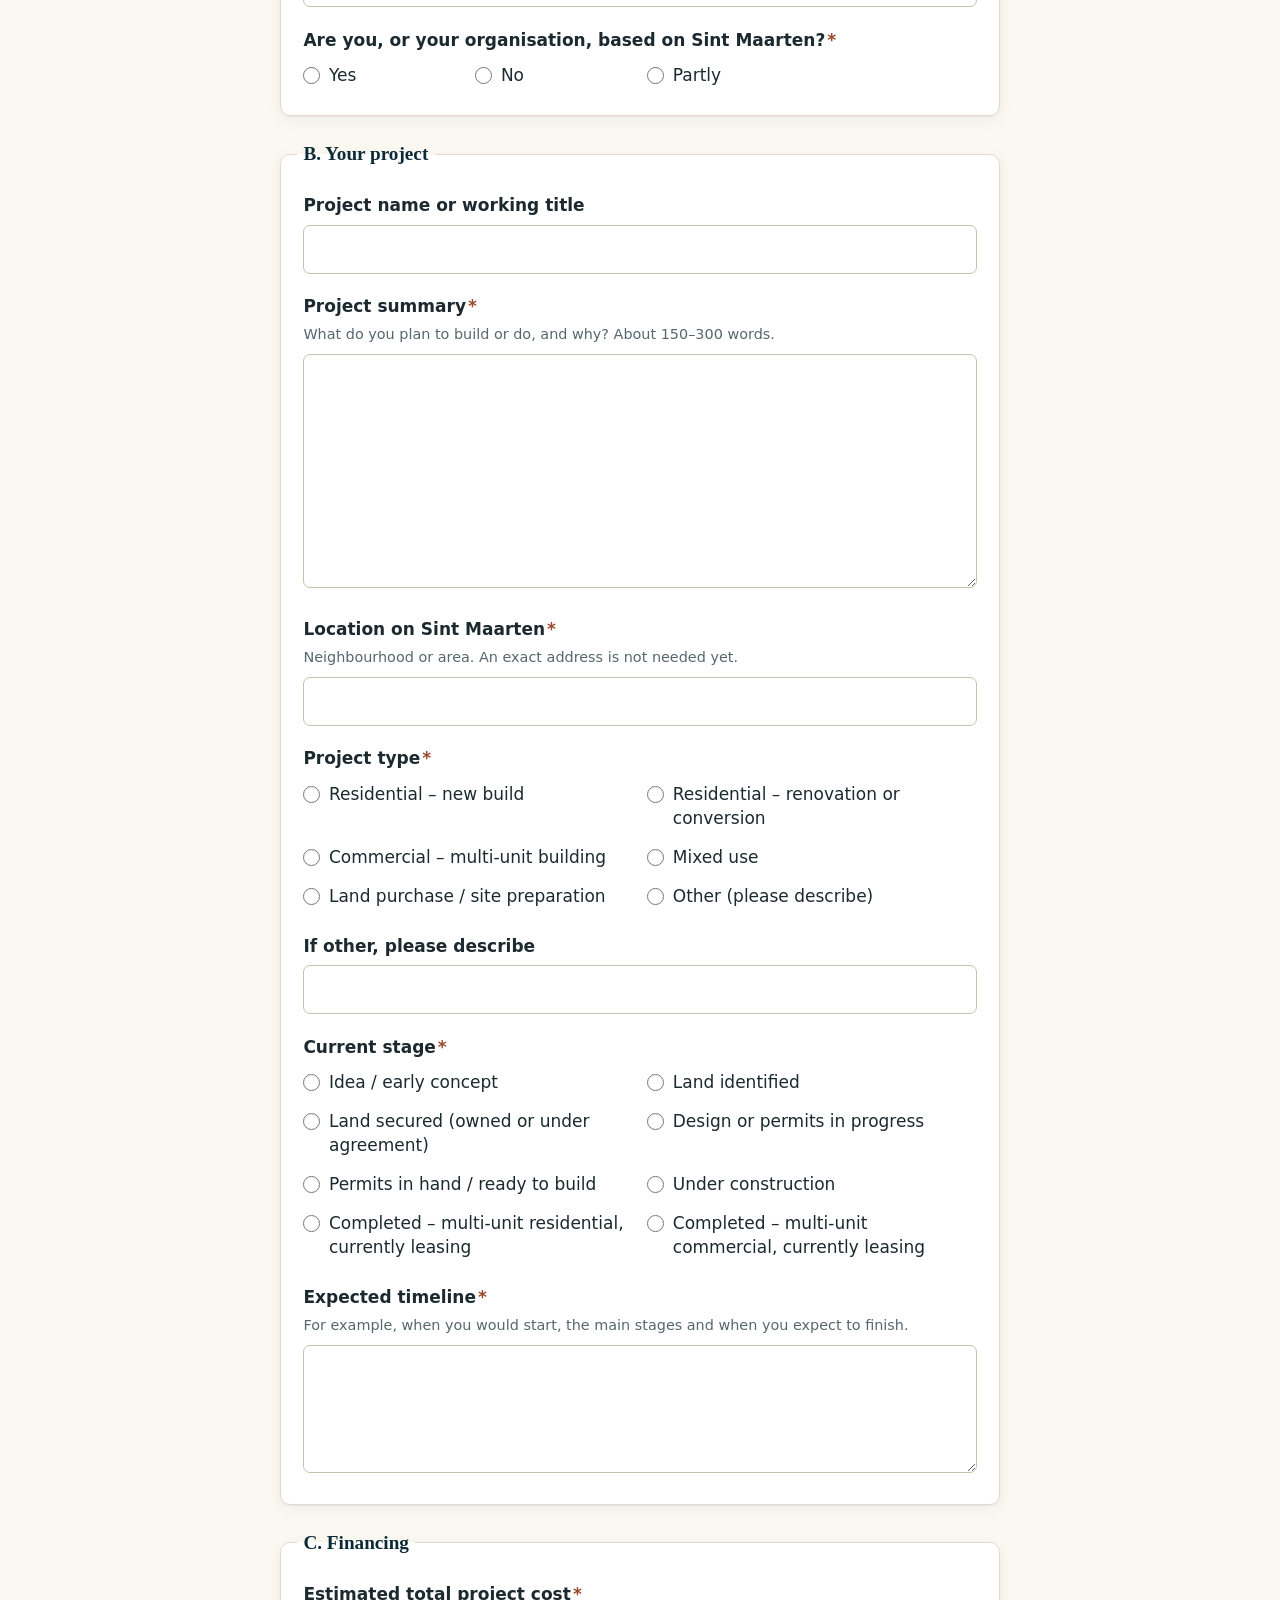
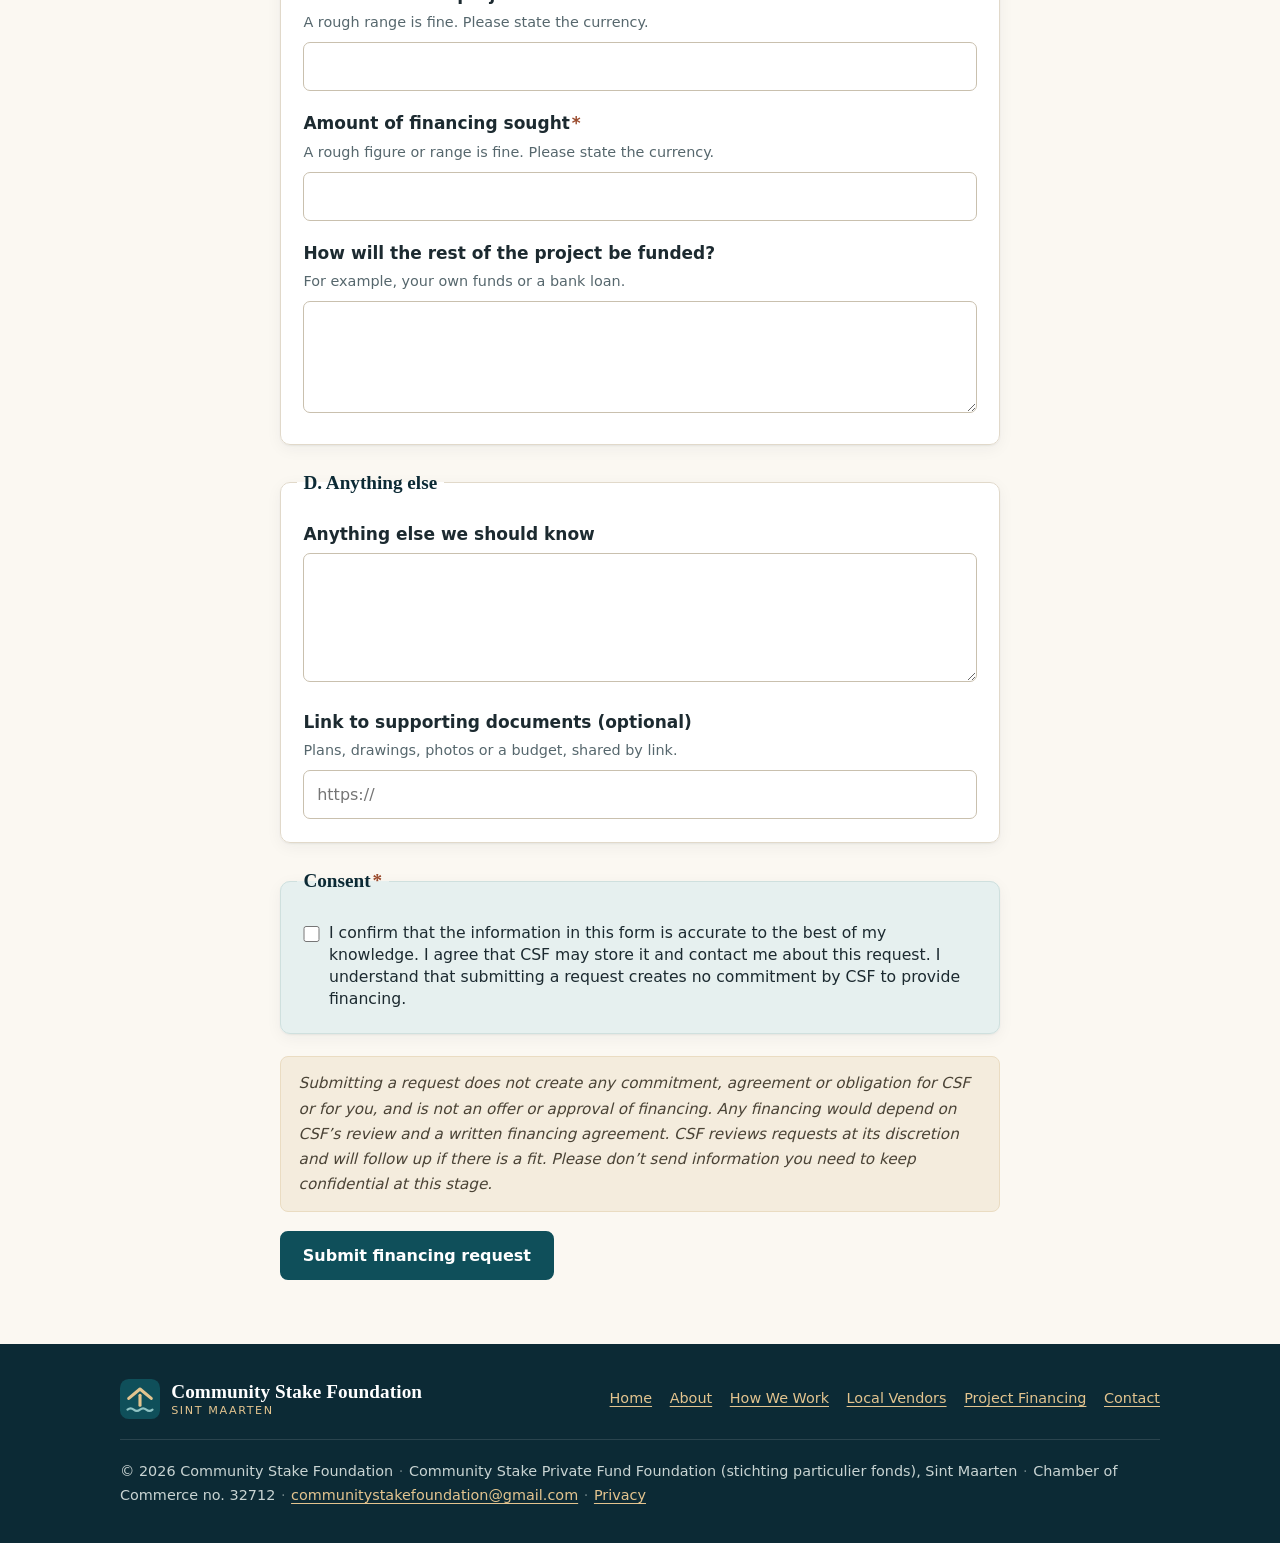
<file: proposals.html>
<!doctype html>
<html lang="en" class="no-js">
<head>
<meta charset="utf-8">
<meta name="viewport" content="width=device-width, initial-scale=1">
<link rel="canonical" href="https://communitystake.github.io/proposals.html">
<title>Apply for Project Financing | Community Stake Foundation</title>
<meta name="description" content="Apply to Community Stake Foundation for financing for a local real estate project on Sint Maarten.">
<meta name="theme-color" content="#0c2a35">
<link rel="icon" href="favicon.svg" type="image/svg+xml">
<link rel="stylesheet" href="styles.css">
<script>
(function () {
  var d = document.documentElement; d.className = d.className.replace('no-js', 'js');
  document.addEventListener('DOMContentLoaded', function () {
    var b = document.querySelector('.nav-toggle'), n = document.getElementById('site-nav');
    if (!b || !n) return;
    b.addEventListener('click', function () {
      var open = n.classList.toggle('open');
      b.setAttribute('aria-expanded', open ? 'true' : 'false');
    });
  });
})();
</script>
</head>
<body>
<a class="skip-link" href="#main">Skip to content</a>
<header class="site-header">
  <div class="wrap">
    <a class="brand" href="index.html" aria-label="Community Stake Foundation, home">
      <svg viewBox="0 0 64 64" aria-hidden="true" focusable="false"><rect width="64" height="64" rx="14" fill="#0f4f5a"/><path d="M14 31 L32 16 L50 31" fill="none" stroke="#e3c48f" stroke-width="5" stroke-linecap="round" stroke-linejoin="round"/><path d="M32 26 V42" fill="none" stroke="#e3c48f" stroke-width="5" stroke-linecap="round"/><path d="M12 49 q5 -4 10 0 t10 0 t10 0 t10 0" fill="none" stroke="#8fc3c4" stroke-width="3.5" stroke-linecap="round"/></svg>
      <span class="brand-name">Community Stake Foundation<small>Sint Maarten</small></span>
    </a>
    <button class="nav-toggle" type="button" aria-expanded="false" aria-controls="site-nav">Menu</button>
    <nav class="site-nav" id="site-nav" aria-label="Main">
      <ul>
        <li><a href="index.html">Home</a></li><li><a href="about.html">About</a></li><li><a href="how-we-work.html">How We Work</a></li><li><a href="vendors.html">Local Vendors</a></li><li><a href="proposals.html" aria-current="page">Project Financing</a></li><li><a href="contact.html">Contact</a></li>
      </ul>
    </nav>
  </div>
</header>
<main id="main">
<section class="page-head">
  <div class="wrap">
    <p class="eyebrow">Project Financing</p>
    <h1>Apply for project financing</h1>
    <p class="lead">Wishing to undertake a real estate development project on Sint Maarten? If you are a local resident, tell us about it and the financing you may need. We&rsquo;ll see if we can help.</p>
  </div>
</section>
<section class="section">
  <div class="wrap narrow">
    <div class="form-intro">
      <p>CSF provides financing for local real estate projects, mainly residential housing and multi-unit commercial developments. You undertake the project, and CSF provides financing. You can apply as an individual, a business or a group, and your project can be at an early stage.</p>
      <p>As a condition of our financing, developers are required to prioritize local Sint Maarten businesses and service providers, meaning businesses owned by long-term residents of Sint Maarten, particularly those who have not had the benefit of established business networks. We also want local people involved in the financial side of the project, working with banks, notaries and lawyers.</p>
      <div class="note"><p>Submitting a request creates no commitment on either side. If there is a fit, we will follow up.</p></div>
    </div>
    <div class="note"><p>Our forms are provided mainly for efficiency and are our preferred way of collecting your details. However, if you would rather not share this information through a form but still wish to make an inquiry, you can email us directly at <a href="mailto:communitystakefoundation@gmail.com">communitystakefoundation@gmail.com</a>, and we will do our best to follow up with you privately.</p></div>
    <form class="csf-form" action="https://formspree.io/f/mqpeqlrd" method="POST" accept-charset="UTF-8" data-csf-form data-thanks="thank-you.html?form=financing">
  <input type="hidden" name="_subject" value="New project financing request (CSF website)">
  <!-- _next: Formspree only honours this on paid plans and it must be the FULL URL once live,
       e.g. https://YOUR-DOMAIN/thank-you.html?form=financing. On the free plan the script at the
       bottom of this page submits via AJAX and redirects to thank-you.html itself. -->
  <input type="hidden" name="_next" value="thank-you.html?form=financing">
  <!-- Honeypot: real visitors never see or fill this; bots that do are discarded by Formspree. -->
  <div class="hp" aria-hidden="true"><label for="_gotcha">Leave this field empty</label><input type="text" id="_gotcha" name="_gotcha" tabindex="-1" autocomplete="off"></div>
  <p class="required-key"><span class="req">*</span> Required</p>
  <fieldset>
    <legend>A. About you</legend>
    <div class="field">
  <label for="p-name">Your name<span class="req" aria-hidden="true">*</span></label>
  <input type="text" id="p-name" name="Name" required autocomplete="name">
</div>
    <div class="field">
  <label for="p-org">Organisation, business or group (if any)</label>
  <input type="text" id="p-org" name="Organisation, business or group" autocomplete="organization">
</div>
    <div class="field">
  <label for="p-role">Your role in the project</label>
  <input type="text" id="p-role" name="Role">
</div>
    <div class="field">
  <label for="p-email">Email<span class="req" aria-hidden="true">*</span></label>
  <input type="email" id="p-email" name="email" required autocomplete="email">
</div>
    <div class="field">
  <label for="p-phone">Phone<span class="req" aria-hidden="true">*</span></label>
  <input type="tel" id="p-phone" name="Phone" required autocomplete="tel">
</div>
    <div class="field" role="radiogroup" aria-labelledby="p-based-label">
  <span class="label" id="p-based-label">Are you, or your organisation, based on Sint Maarten?<span class="req" aria-hidden="true">*</span></span>
  <div class="choices inline"><label class="choice"><input type="radio" name="Based on Sint Maarten" value="Yes" required> Yes</label><label class="choice"><input type="radio" name="Based on Sint Maarten" value="No"> No</label><label class="choice"><input type="radio" name="Based on Sint Maarten" value="Partly"> Partly</label></div>
</div>
  </fieldset>

  <fieldset>
    <legend>B. Your project</legend>
    <div class="field">
  <label for="p-title">Project name or working title</label>
  <input type="text" id="p-title" name="Project name or working title">
</div>
    <div class="field">
  <label for="p-summary">Project summary<span class="req" aria-hidden="true">*</span></label>
  <span class="help" id="p-summary-help">What do you plan to build or do, and why? About 150–300 words.</span><textarea id="p-summary" name="Project summary" rows="8" required aria-describedby="p-summary-help"></textarea>
</div>
    <div class="field">
  <label for="p-location">Location on Sint Maarten<span class="req" aria-hidden="true">*</span></label>
  <span class="help" id="p-location-help">Neighbourhood or area. An exact address is not needed yet.</span><input type="text" id="p-location" name="Location on Sint Maarten" required aria-describedby="p-location-help">
</div>
    <div class="field" role="radiogroup" aria-labelledby="p-type-label">
  <span class="label" id="p-type-label">Project type<span class="req" aria-hidden="true">*</span></span>
  <div class="choices"><label class="choice"><input type="radio" name="Project type" value="Residential – new build" required> Residential – new build</label><label class="choice"><input type="radio" name="Project type" value="Residential – renovation or conversion"> Residential – renovation or conversion</label><label class="choice"><input type="radio" name="Project type" value="Commercial – multi-unit building"> Commercial – multi-unit building</label><label class="choice"><input type="radio" name="Project type" value="Mixed use"> Mixed use</label><label class="choice"><input type="radio" name="Project type" value="Land purchase / site preparation"> Land purchase / site preparation</label><label class="choice"><input type="radio" name="Project type" value="Other (please describe)"> Other (please describe)</label></div>
</div>
    <div class="field">
  <label for="p-type-other">If other, please describe</label>
  <input type="text" id="p-type-other" name="Project type - other">
</div>
    <div class="field" role="radiogroup" aria-labelledby="p-stage-label">
  <span class="label" id="p-stage-label">Current stage<span class="req" aria-hidden="true">*</span></span>
  <div class="choices"><label class="choice"><input type="radio" name="Current stage" value="Idea / early concept" required> Idea / early concept</label><label class="choice"><input type="radio" name="Current stage" value="Land identified"> Land identified</label><label class="choice"><input type="radio" name="Current stage" value="Land secured (owned or under agreement)"> Land secured (owned or under agreement)</label><label class="choice"><input type="radio" name="Current stage" value="Design or permits in progress"> Design or permits in progress</label><label class="choice"><input type="radio" name="Current stage" value="Permits in hand / ready to build"> Permits in hand / ready to build</label><label class="choice"><input type="radio" name="Current stage" value="Under construction"> Under construction</label><label class="choice"><input type="radio" name="Current stage" value="Completed – multi-unit residential, currently leasing"> Completed – multi-unit residential, currently leasing</label><label class="choice"><input type="radio" name="Current stage" value="Completed – multi-unit commercial, currently leasing"> Completed – multi-unit commercial, currently leasing</label></div>
</div>
    <div class="field">
  <label for="p-timeline">Expected timeline<span class="req" aria-hidden="true">*</span></label>
  <span class="help" id="p-timeline-help">For example, when you would start, the main stages and when you expect to finish.</span><textarea id="p-timeline" name="Expected timeline" rows="4" required aria-describedby="p-timeline-help"></textarea>
</div>
  </fieldset>

  <fieldset>
    <legend>C. Financing</legend>
    <div class="field">
  <label for="p-cost">Estimated total project cost<span class="req" aria-hidden="true">*</span></label>
  <span class="help" id="p-cost-help">A rough range is fine. Please state the currency.</span><input type="text" id="p-cost" name="Estimated total project cost" required aria-describedby="p-cost-help">
</div>
    <div class="field">
  <label for="p-amount">Amount of financing sought<span class="req" aria-hidden="true">*</span></label>
  <span class="help" id="p-amount-help">A rough figure or range is fine. Please state the currency.</span><input type="text" id="p-amount" name="Amount of financing sought" required aria-describedby="p-amount-help">
</div>
    <div class="field">
  <label for="p-other-funding">How will the rest of the project be funded?</label>
  <span class="help" id="p-other-funding-help">For example, your own funds or a bank loan.</span><textarea id="p-other-funding" name="Other sources of funding" rows="3" aria-describedby="p-other-funding-help"></textarea>
</div>
  </fieldset>

  <fieldset>
    <legend>D. Anything else</legend>
    <div class="field">
  <label for="p-else">Anything else we should know</label>
  <textarea id="p-else" name="Anything else" rows="4"></textarea>
</div>
    <div class="field">
  <label for="p-docs">Link to supporting documents (optional)</label>
  <span class="help" id="p-docs-help">Plans, drawings, photos or a budget, shared by link.</span><input type="url" id="p-docs" name="Link to supporting documents" aria-describedby="p-docs-help" placeholder="https://">
</div>
  </fieldset>

  <fieldset class="consent">
    <legend>Consent<span class="req" aria-hidden="true">*</span></legend>
    <label class="choice"><input type="checkbox" name="Consent" value="Confirmed" required> I confirm that the information in this form is accurate to the best of my knowledge. I agree that CSF may store it and contact me about this request. I understand that submitting a request creates no commitment by CSF to provide financing.</label>
  </fieldset>

  <p class="disclaimer">Submitting a request does not create any commitment, agreement or obligation for CSF or for you, and is not an offer or approval of financing. Any financing would depend on CSF&rsquo;s review and a written financing agreement. CSF reviews requests at its discretion and will follow up if there is a fit. Please don&rsquo;t send information you need to keep confidential at this stage.</p>
  <div class="form-foot">
    <button class="btn btn-teal" type="submit">Submit financing request</button>
    <p class="form-status" role="status" aria-live="polite"></p>
  </div>
</form>
  </div>
</section>
</main>
<footer class="site-footer">
  <div class="wrap">
    <div class="footer-top">
      <a class="brand" href="index.html" aria-label="Community Stake Foundation, home">
        <svg viewBox="0 0 64 64" aria-hidden="true" focusable="false"><rect width="64" height="64" rx="14" fill="#0f4f5a"/><path d="M14 31 L32 16 L50 31" fill="none" stroke="#e3c48f" stroke-width="5" stroke-linecap="round" stroke-linejoin="round"/><path d="M32 26 V42" fill="none" stroke="#e3c48f" stroke-width="5" stroke-linecap="round"/><path d="M12 49 q5 -4 10 0 t10 0 t10 0 t10 0" fill="none" stroke="#8fc3c4" stroke-width="3.5" stroke-linecap="round"/></svg>
        <span class="brand-name">Community Stake Foundation<small>Sint Maarten</small></span>
      </a>
      <ul class="footer-nav"><li><a href="index.html">Home</a></li><li><a href="about.html">About</a></li><li><a href="how-we-work.html">How We Work</a></li><li><a href="vendors.html">Local Vendors</a></li><li><a href="proposals.html">Project Financing</a></li><li><a href="contact.html">Contact</a></li></ul>
    </div>
    <p class="legal">&copy; 2026 Community Stake Foundation<span class="sep">&middot;</span>Community Stake Private Fund Foundation (stichting particulier fonds), Sint Maarten<span class="sep">&middot;</span>Chamber of Commerce no. 32712<span class="sep">&middot;</span><a href="mailto:communitystakefoundation@gmail.com">communitystakefoundation@gmail.com</a><span class="sep">&middot;</span><a href="contact.html#privacy">Privacy</a></p>
  </div>
</footer>
<script>
/* Form helpers: (1) require at least one box in required checkbox groups;
   (2) submit to Formspree via AJAX (works on the free plan) and redirect to thank-you.html.
   Without JavaScript the form still posts normally to Formspree. */
(function () {
  var form = document.querySelector('form[data-csf-form]');
  if (!form) return;
  var status = form.querySelector('.form-status');
  var btn = form.querySelector('button[type="submit"]');
  var groups = form.querySelectorAll('[data-required-group]');

  function checkGroups() {
    for (var i = 0; i < groups.length; i++) {
      var boxes = groups[i].querySelectorAll('input[type="checkbox"]');
      var any = false;
      for (var j = 0; j < boxes.length; j++) { if (boxes[j].checked) { any = true; break; } }
      boxes[0].setCustomValidity(any ? '' : 'Please select at least one option.');
    }
  }
  for (var g = 0; g < groups.length; g++) groups[g].addEventListener('change', checkGroups);
  checkGroups();

  function say(msg, isError) {
    status.textContent = msg;
    status.className = 'form-status' + (isError ? ' error' : '');
  }

  form.addEventListener('submit', function (e) {
    e.preventDefault();
    checkGroups();
    if (!form.checkValidity()) { form.reportValidity(); return; }
    if (form.action.indexOf('_FORM_ID') !== -1) {
      say('This form is not connected yet. Please check back soon.', true);
      return;
    }
    var data = {};
    new FormData(form).forEach(function (v, k) {
      if (Object.prototype.hasOwnProperty.call(data, k)) { data[k] += ', ' + v; } else { data[k] = v; }
    });
    btn.disabled = true;
    say('Sending...', false);
    fetch(form.action, {
      method: 'POST',
      headers: { 'Accept': 'application/json', 'Content-Type': 'application/json' },
      body: JSON.stringify(data)
    }).then(function (r) {
      if (r.ok) { window.location.href = form.getAttribute('data-thanks'); return; }
      throw new Error('Submission failed');
    }).catch(function () {
      btn.disabled = false;
      say('Sorry, your submission did not go through. Please try again in a few minutes.', true);
    });
  });
})();
</script>
</body>
</html>
</file>
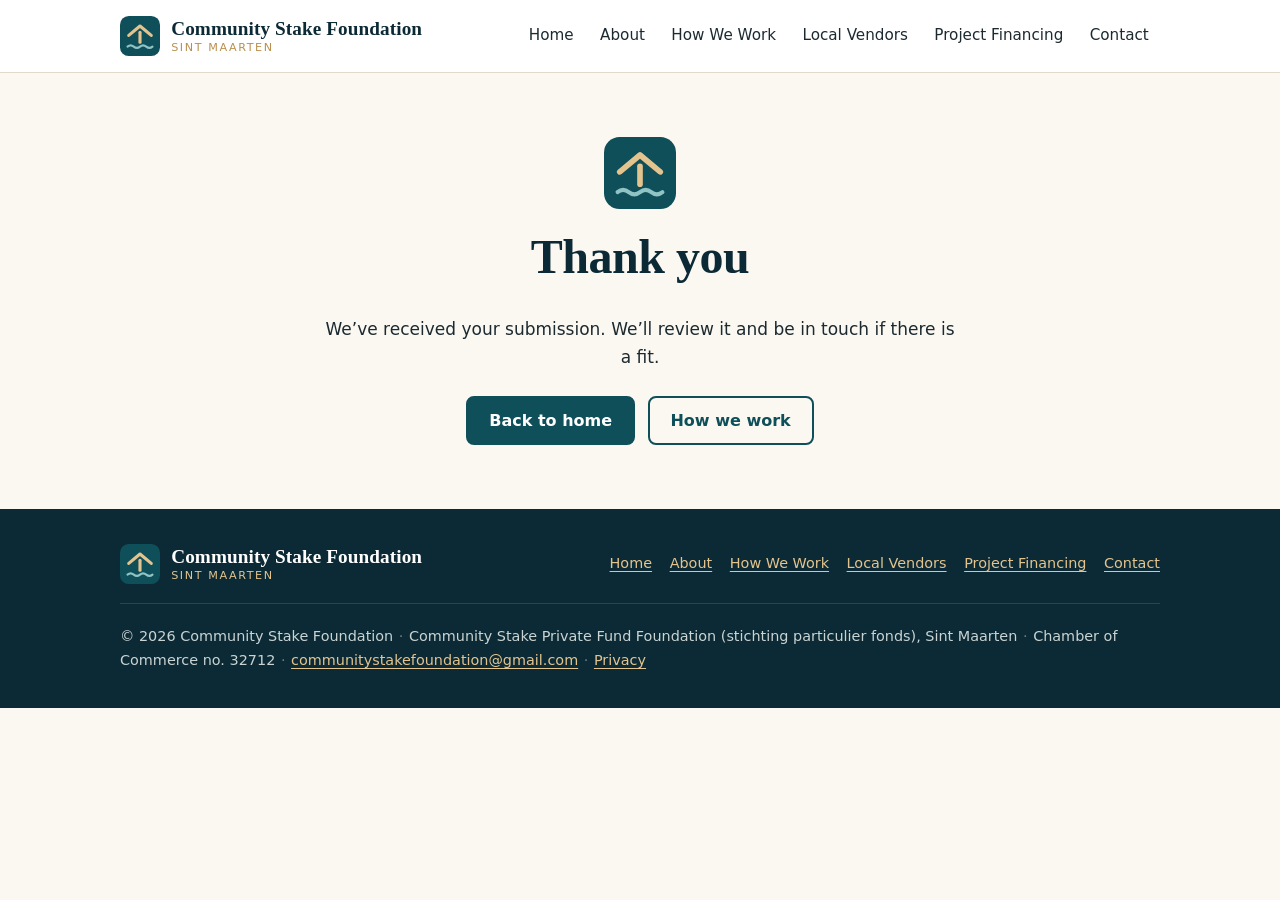
<file: thank-you.html>
<!doctype html>
<html lang="en" class="no-js">
<head>
<meta charset="utf-8">
<meta name="viewport" content="width=device-width, initial-scale=1">
<meta name="robots" content="noindex">
<link rel="canonical" href="https://communitystake.github.io/thank-you.html">
<title>Thank You | Community Stake Foundation</title>
<meta name="description" content="Thank you for your submission to Community Stake Foundation.">
<meta name="theme-color" content="#0c2a35">
<link rel="icon" href="favicon.svg" type="image/svg+xml">
<link rel="stylesheet" href="styles.css">
<script>
(function () {
  var d = document.documentElement; d.className = d.className.replace('no-js', 'js');
  document.addEventListener('DOMContentLoaded', function () {
    var b = document.querySelector('.nav-toggle'), n = document.getElementById('site-nav');
    if (!b || !n) return;
    b.addEventListener('click', function () {
      var open = n.classList.toggle('open');
      b.setAttribute('aria-expanded', open ? 'true' : 'false');
    });
  });
})();
</script>
</head>
<body>
<a class="skip-link" href="#main">Skip to content</a>
<header class="site-header">
  <div class="wrap">
    <a class="brand" href="index.html" aria-label="Community Stake Foundation, home">
      <svg viewBox="0 0 64 64" aria-hidden="true" focusable="false"><rect width="64" height="64" rx="14" fill="#0f4f5a"/><path d="M14 31 L32 16 L50 31" fill="none" stroke="#e3c48f" stroke-width="5" stroke-linecap="round" stroke-linejoin="round"/><path d="M32 26 V42" fill="none" stroke="#e3c48f" stroke-width="5" stroke-linecap="round"/><path d="M12 49 q5 -4 10 0 t10 0 t10 0 t10 0" fill="none" stroke="#8fc3c4" stroke-width="3.5" stroke-linecap="round"/></svg>
      <span class="brand-name">Community Stake Foundation<small>Sint Maarten</small></span>
    </a>
    <button class="nav-toggle" type="button" aria-expanded="false" aria-controls="site-nav">Menu</button>
    <nav class="site-nav" id="site-nav" aria-label="Main">
      <ul>
        <li><a href="index.html">Home</a></li><li><a href="about.html">About</a></li><li><a href="how-we-work.html">How We Work</a></li><li><a href="vendors.html">Local Vendors</a></li><li><a href="proposals.html">Project Financing</a></li><li><a href="contact.html">Contact</a></li>
      </ul>
    </nav>
  </div>
</header>
<main id="main">
<section class="section">
  <div class="wrap">
    <div class="center-panel">
      <span class="big-mark"><svg viewBox="0 0 64 64" aria-hidden="true" focusable="false"><rect width="64" height="64" rx="14" fill="#0f4f5a"/><path d="M14 31 L32 16 L50 31" fill="none" stroke="#e3c48f" stroke-width="5" stroke-linecap="round" stroke-linejoin="round"/><path d="M32 26 V42" fill="none" stroke="#e3c48f" stroke-width="5" stroke-linecap="round"/><path d="M12 49 q5 -4 10 0 t10 0 t10 0 t10 0" fill="none" stroke="#8fc3c4" stroke-width="3.5" stroke-linecap="round"/></svg></span>
      <h1>Thank you</h1>
      <p id="thanks-msg">We&rsquo;ve received your submission. We&rsquo;ll review it and be in touch if there is a fit.</p>
      <div class="actions">
        <a class="btn btn-teal" href="index.html">Back to home</a>
        <a class="btn btn-outline" href="how-we-work.html">How we work</a>
      </div>
    </div>
  </div>
</section>
</main>
<footer class="site-footer">
  <div class="wrap">
    <div class="footer-top">
      <a class="brand" href="index.html" aria-label="Community Stake Foundation, home">
        <svg viewBox="0 0 64 64" aria-hidden="true" focusable="false"><rect width="64" height="64" rx="14" fill="#0f4f5a"/><path d="M14 31 L32 16 L50 31" fill="none" stroke="#e3c48f" stroke-width="5" stroke-linecap="round" stroke-linejoin="round"/><path d="M32 26 V42" fill="none" stroke="#e3c48f" stroke-width="5" stroke-linecap="round"/><path d="M12 49 q5 -4 10 0 t10 0 t10 0 t10 0" fill="none" stroke="#8fc3c4" stroke-width="3.5" stroke-linecap="round"/></svg>
        <span class="brand-name">Community Stake Foundation<small>Sint Maarten</small></span>
      </a>
      <ul class="footer-nav"><li><a href="index.html">Home</a></li><li><a href="about.html">About</a></li><li><a href="how-we-work.html">How We Work</a></li><li><a href="vendors.html">Local Vendors</a></li><li><a href="proposals.html">Project Financing</a></li><li><a href="contact.html">Contact</a></li></ul>
    </div>
    <p class="legal">&copy; 2026 Community Stake Foundation<span class="sep">&middot;</span>Community Stake Private Fund Foundation (stichting particulier fonds), Sint Maarten<span class="sep">&middot;</span>Chamber of Commerce no. 32712<span class="sep">&middot;</span><a href="mailto:communitystakefoundation@gmail.com">communitystakefoundation@gmail.com</a><span class="sep">&middot;</span><a href="contact.html#privacy">Privacy</a></p>
  </div>
</footer>
<script>
(function () {
  var m = { vendor: 'Thank you. We\u2019ve received your details and added them to our local vendor directory. We\u2019ll be in touch if a suitable opportunity comes up.',
            financing: 'Thank you for your financing request. We\u2019ll review it, and if there is a fit, we\u2019ll follow up with you.' };
  var k = (location.search.match(/[?&]form=(vendor|financing)/) || [])[1];
  if (k) document.getElementById('thanks-msg').textContent = m[k];
})();
</script>
</body>
</html>
</file>
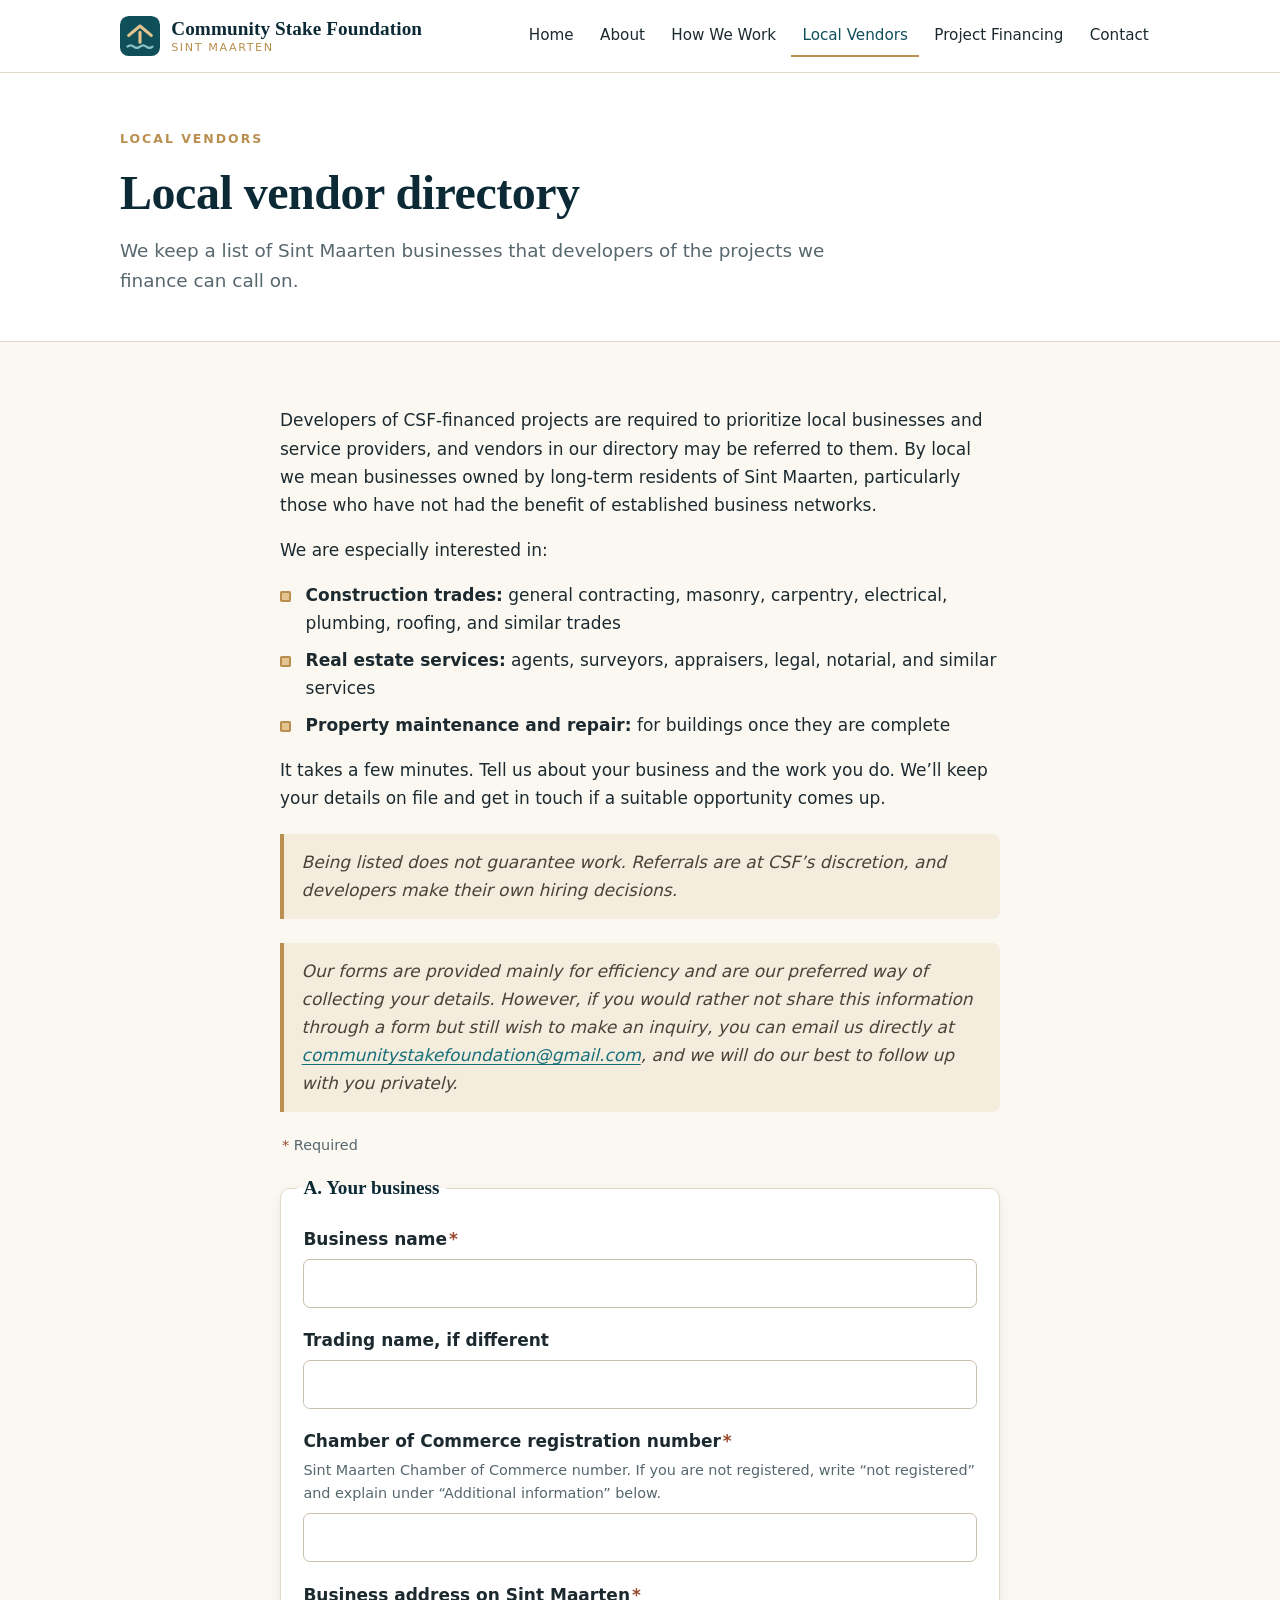
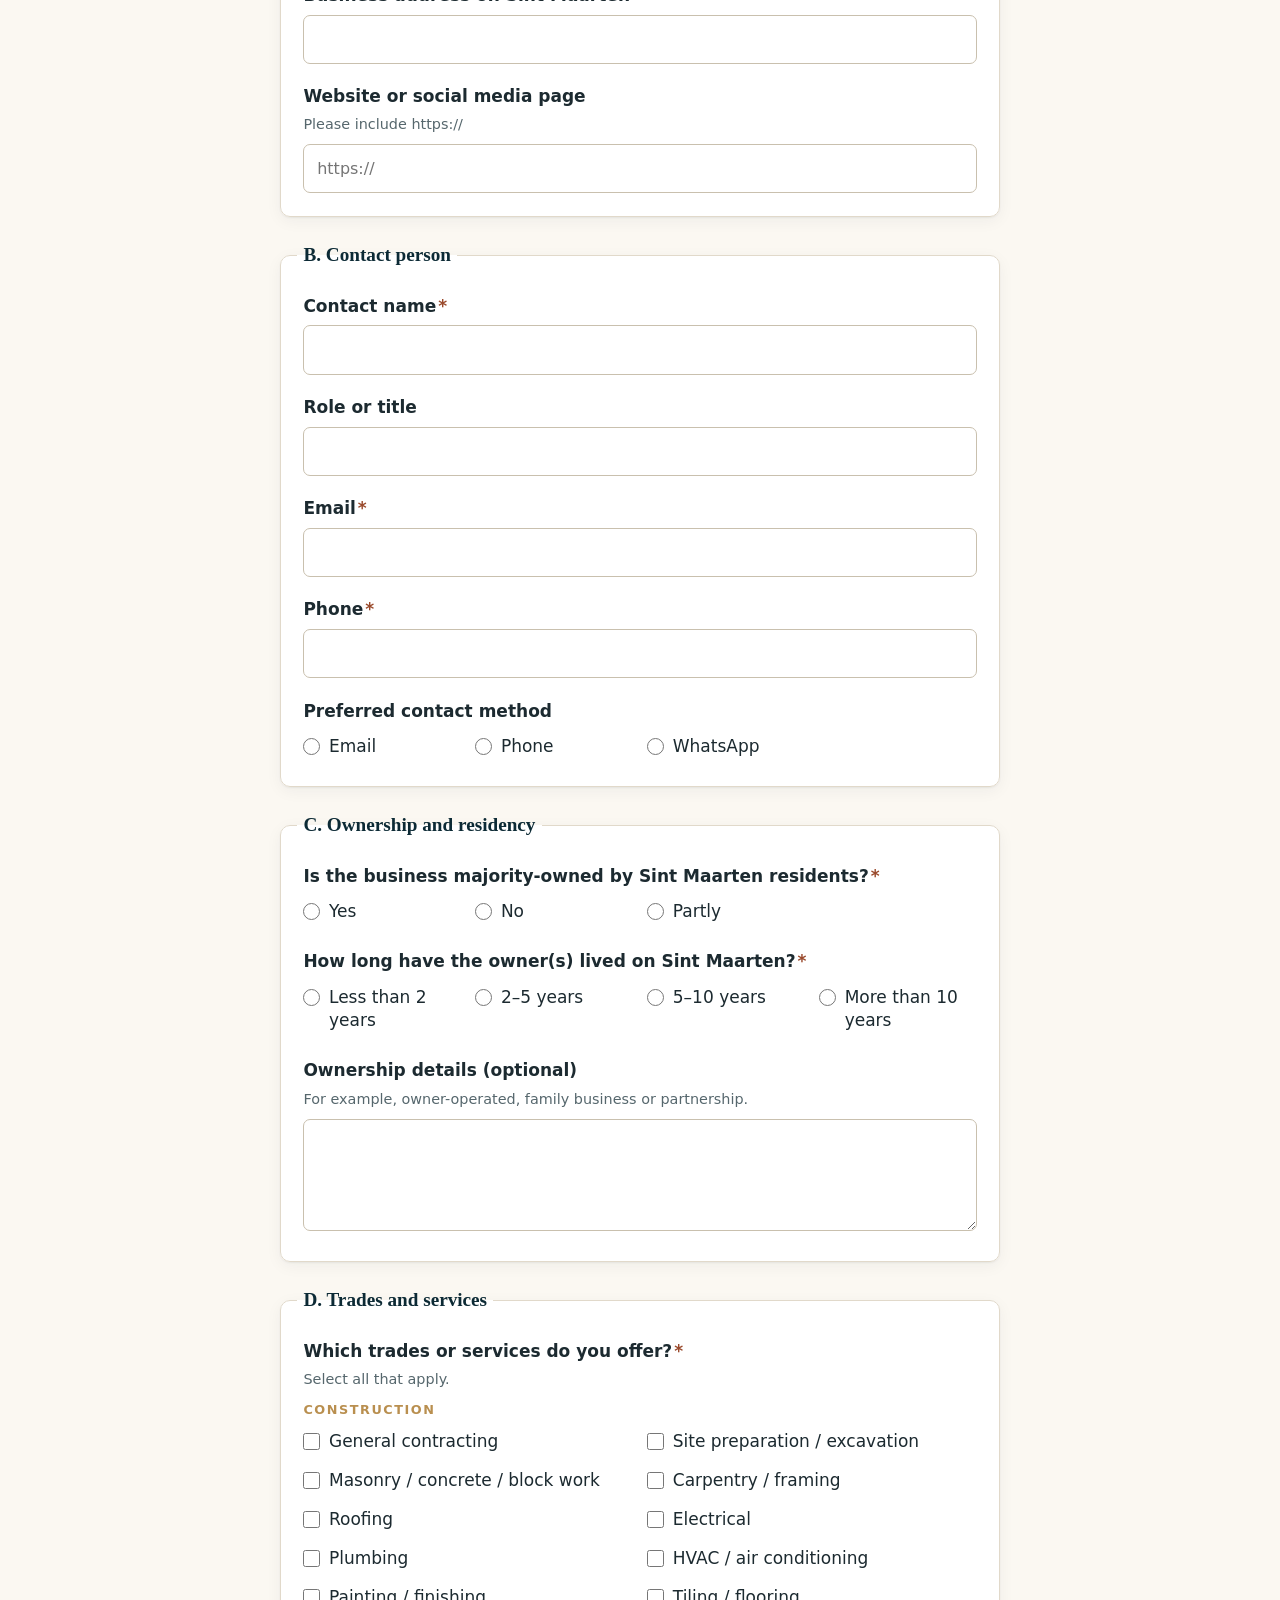
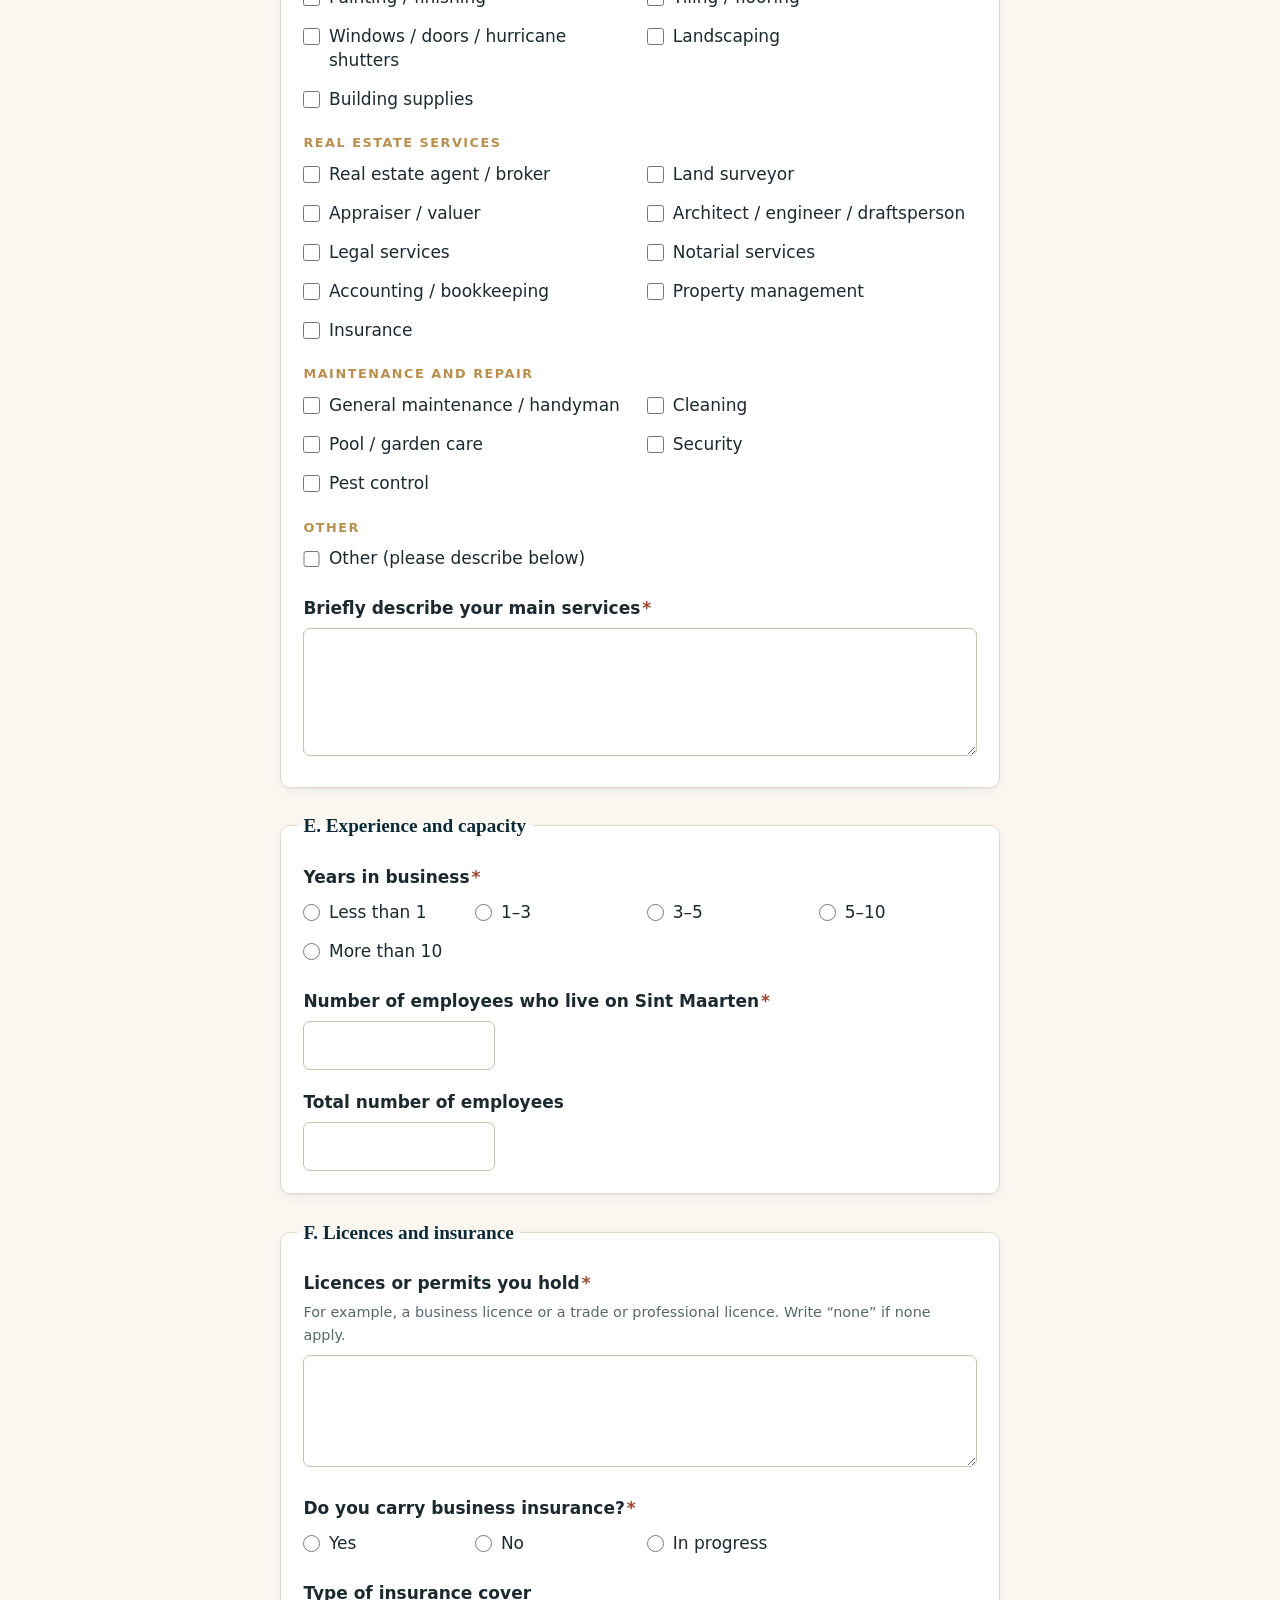
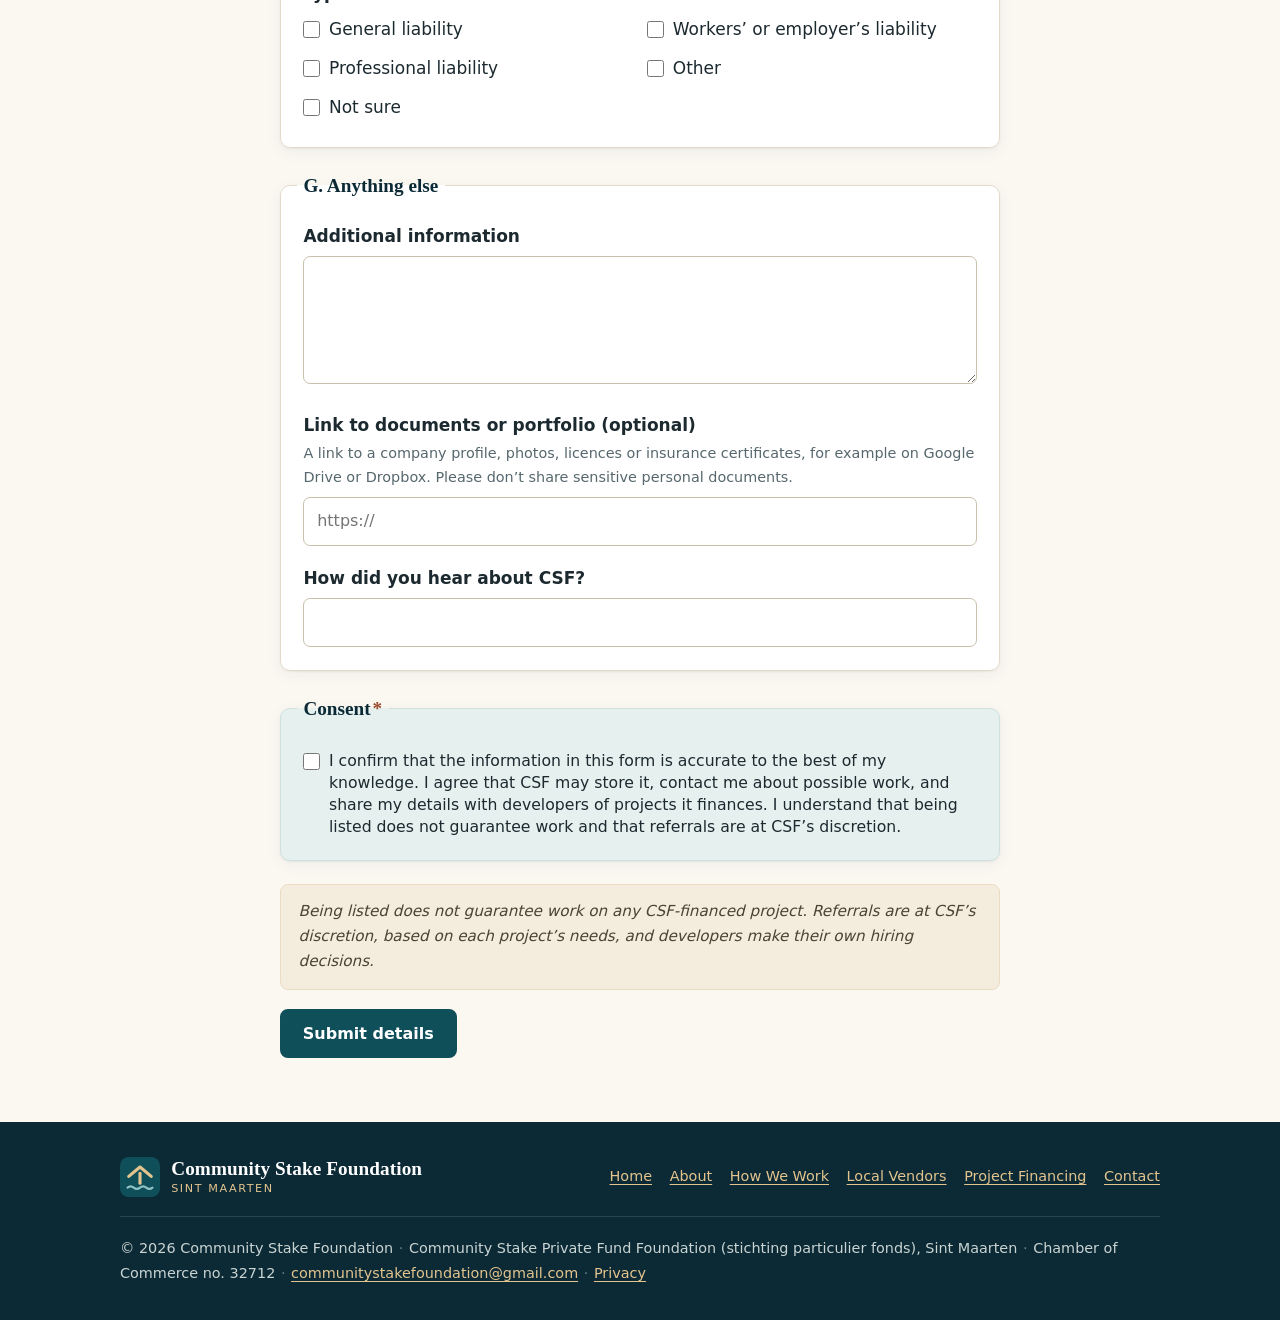
<file: vendors.html>
<!doctype html>
<html lang="en" class="no-js">
<head>
<meta charset="utf-8">
<meta name="viewport" content="width=device-width, initial-scale=1">
<link rel="canonical" href="https://communitystake.github.io/vendors.html">
<title>Local Vendor Directory | Community Stake Foundation</title>
<meta name="description" content="Sint Maarten construction trades, real estate services and property maintenance businesses can join the local vendor directory used by developers of projects Community Stake Foundation finances.">
<meta name="theme-color" content="#0c2a35">
<link rel="icon" href="favicon.svg" type="image/svg+xml">
<link rel="stylesheet" href="styles.css">
<script>
(function () {
  var d = document.documentElement; d.className = d.className.replace('no-js', 'js');
  document.addEventListener('DOMContentLoaded', function () {
    var b = document.querySelector('.nav-toggle'), n = document.getElementById('site-nav');
    if (!b || !n) return;
    b.addEventListener('click', function () {
      var open = n.classList.toggle('open');
      b.setAttribute('aria-expanded', open ? 'true' : 'false');
    });
  });
})();
</script>
</head>
<body>
<a class="skip-link" href="#main">Skip to content</a>
<header class="site-header">
  <div class="wrap">
    <a class="brand" href="index.html" aria-label="Community Stake Foundation, home">
      <svg viewBox="0 0 64 64" aria-hidden="true" focusable="false"><rect width="64" height="64" rx="14" fill="#0f4f5a"/><path d="M14 31 L32 16 L50 31" fill="none" stroke="#e3c48f" stroke-width="5" stroke-linecap="round" stroke-linejoin="round"/><path d="M32 26 V42" fill="none" stroke="#e3c48f" stroke-width="5" stroke-linecap="round"/><path d="M12 49 q5 -4 10 0 t10 0 t10 0 t10 0" fill="none" stroke="#8fc3c4" stroke-width="3.5" stroke-linecap="round"/></svg>
      <span class="brand-name">Community Stake Foundation<small>Sint Maarten</small></span>
    </a>
    <button class="nav-toggle" type="button" aria-expanded="false" aria-controls="site-nav">Menu</button>
    <nav class="site-nav" id="site-nav" aria-label="Main">
      <ul>
        <li><a href="index.html">Home</a></li><li><a href="about.html">About</a></li><li><a href="how-we-work.html">How We Work</a></li><li><a href="vendors.html" aria-current="page">Local Vendors</a></li><li><a href="proposals.html">Project Financing</a></li><li><a href="contact.html">Contact</a></li>
      </ul>
    </nav>
  </div>
</header>
<main id="main">
<section class="page-head">
  <div class="wrap">
    <p class="eyebrow">Local Vendors</p>
    <h1>Local vendor directory</h1>
    <p class="lead">We keep a list of Sint Maarten businesses that developers of the projects we finance can call on.</p>
  </div>
</section>
<section class="section">
  <div class="wrap narrow">
    <div class="form-intro">
      <p>Developers of CSF-financed projects are required to prioritize local businesses and service providers, and vendors in our directory may be referred to them. By local we mean businesses owned by long-term residents of Sint Maarten, particularly those who have not had the benefit of established business networks.</p>
      <p>We are especially interested in:</p>
      <ul class="ticks">
        <li><strong>Construction trades:</strong> general contracting, masonry, carpentry, electrical, plumbing, roofing, and similar trades</li>
        <li><strong>Real estate services:</strong> agents, surveyors, appraisers, legal, notarial, and similar services</li>
        <li><strong>Property maintenance and repair:</strong> for buildings once they are complete</li>
      </ul>
      <p>It takes a few minutes. Tell us about your business and the work you do. We&rsquo;ll keep your details on file and get in touch if a suitable opportunity comes up.</p>
      <div class="note"><p>Being listed does not guarantee work. Referrals are at CSF&rsquo;s discretion, and developers make their own hiring decisions.</p></div>
    </div>
    <div class="note"><p>Our forms are provided mainly for efficiency and are our preferred way of collecting your details. However, if you would rather not share this information through a form but still wish to make an inquiry, you can email us directly at <a href="mailto:communitystakefoundation@gmail.com">communitystakefoundation@gmail.com</a>, and we will do our best to follow up with you privately.</p></div>
    <form class="csf-form" action="https://formspree.io/f/xdeagdqz" method="POST" accept-charset="UTF-8" data-csf-form data-thanks="thank-you.html?form=vendor">
  <input type="hidden" name="_subject" value="New local vendor directory submission (CSF website)">
  <!-- _next: Formspree only honours this on paid plans and it must be the FULL URL once live,
       e.g. https://YOUR-DOMAIN/thank-you.html?form=vendor. On the free plan the script at the
       bottom of this page submits via AJAX and redirects to thank-you.html itself. -->
  <input type="hidden" name="_next" value="thank-you.html?form=vendor">
  <!-- Honeypot: real visitors never see or fill this; bots that do are discarded by Formspree. -->
  <div class="hp" aria-hidden="true"><label for="_gotcha">Leave this field empty</label><input type="text" id="_gotcha" name="_gotcha" tabindex="-1" autocomplete="off"></div>
  <p class="required-key"><span class="req">*</span> Required</p>
  <fieldset>
    <legend>A. Your business</legend>
    <div class="field">
  <label for="v-business">Business name<span class="req" aria-hidden="true">*</span></label>
  <input type="text" id="v-business" name="Business name" required autocomplete="organization">
</div>
    <div class="field">
  <label for="v-trading">Trading name, if different</label>
  <input type="text" id="v-trading" name="Trading name">
</div>
    <div class="field">
  <label for="v-coc">Chamber of Commerce registration number<span class="req" aria-hidden="true">*</span></label>
  <span class="help" id="v-coc-help">Sint Maarten Chamber of Commerce number. If you are not registered, write &ldquo;not registered&rdquo; and explain under &ldquo;Additional information&rdquo; below.</span><input type="text" id="v-coc" name="Chamber of Commerce number" required aria-describedby="v-coc-help">
</div>
    <div class="field">
  <label for="v-address">Business address on Sint Maarten<span class="req" aria-hidden="true">*</span></label>
  <input type="text" id="v-address" name="Business address on Sint Maarten" required autocomplete="street-address">
</div>
    <div class="field">
  <label for="v-web">Website or social media page</label>
  <span class="help" id="v-web-help">Please include https://</span><input type="url" id="v-web" name="Website or social media" aria-describedby="v-web-help" placeholder="https://">
</div>
  </fieldset>

  <fieldset>
    <legend>B. Contact person</legend>
    <div class="field">
  <label for="v-name">Contact name<span class="req" aria-hidden="true">*</span></label>
  <input type="text" id="v-name" name="Contact name" required autocomplete="name">
</div>
    <div class="field">
  <label for="v-role">Role or title</label>
  <input type="text" id="v-role" name="Role or title">
</div>
    <div class="field">
  <label for="v-email">Email<span class="req" aria-hidden="true">*</span></label>
  <input type="email" id="v-email" name="email" required autocomplete="email">
</div>
    <div class="field">
  <label for="v-phone">Phone<span class="req" aria-hidden="true">*</span></label>
  <input type="tel" id="v-phone" name="Phone" required autocomplete="tel">
</div>
    <div class="field" role="radiogroup" aria-labelledby="v-pref-label">
  <span class="label" id="v-pref-label">Preferred contact method</span>
  <div class="choices inline"><label class="choice"><input type="radio" name="Preferred contact method" value="Email"> Email</label><label class="choice"><input type="radio" name="Preferred contact method" value="Phone"> Phone</label><label class="choice"><input type="radio" name="Preferred contact method" value="WhatsApp"> WhatsApp</label></div>
</div>
  </fieldset>

  <fieldset>
    <legend>C. Ownership and residency</legend>
    <div class="field" role="radiogroup" aria-labelledby="v-owned-label">
  <span class="label" id="v-owned-label">Is the business majority-owned by Sint Maarten residents?<span class="req" aria-hidden="true">*</span></span>
  <div class="choices inline"><label class="choice"><input type="radio" name="Majority-owned by Sint Maarten residents" value="Yes" required> Yes</label><label class="choice"><input type="radio" name="Majority-owned by Sint Maarten residents" value="No"> No</label><label class="choice"><input type="radio" name="Majority-owned by Sint Maarten residents" value="Partly"> Partly</label></div>
</div>
    <div class="field" role="radiogroup" aria-labelledby="v-years-island-label">
  <span class="label" id="v-years-island-label">How long have the owner(s) lived on Sint Maarten?<span class="req" aria-hidden="true">*</span></span>
  <div class="choices inline"><label class="choice"><input type="radio" name="Years owner(s) have lived on Sint Maarten" value="Less than 2 years" required> Less than 2 years</label><label class="choice"><input type="radio" name="Years owner(s) have lived on Sint Maarten" value="2–5 years"> 2–5 years</label><label class="choice"><input type="radio" name="Years owner(s) have lived on Sint Maarten" value="5–10 years"> 5–10 years</label><label class="choice"><input type="radio" name="Years owner(s) have lived on Sint Maarten" value="More than 10 years"> More than 10 years</label></div>
</div>
    <div class="field">
  <label for="v-ownership">Ownership details (optional)</label>
  <span class="help" id="v-ownership-help">For example, owner-operated, family business or partnership.</span><textarea id="v-ownership" name="Ownership details" rows="3" aria-describedby="v-ownership-help"></textarea>
</div>
  </fieldset>

  <fieldset>
    <legend>D. Trades and services</legend>
    <div class="field" data-required-group role="group" aria-labelledby="v-trades-label">
  <span class="label" id="v-trades-label">Which trades or services do you offer?<span class="req" aria-hidden="true">*</span></span>
  <span class="help">Select all that apply.</span><p class="group-title">Construction</p><div class="choices"><label class="choice"><input type="checkbox" name="Trades and services" value="General contracting"> General contracting</label><label class="choice"><input type="checkbox" name="Trades and services" value="Site preparation / excavation"> Site preparation / excavation</label><label class="choice"><input type="checkbox" name="Trades and services" value="Masonry / concrete / block work"> Masonry / concrete / block work</label><label class="choice"><input type="checkbox" name="Trades and services" value="Carpentry / framing"> Carpentry / framing</label><label class="choice"><input type="checkbox" name="Trades and services" value="Roofing"> Roofing</label><label class="choice"><input type="checkbox" name="Trades and services" value="Electrical"> Electrical</label><label class="choice"><input type="checkbox" name="Trades and services" value="Plumbing"> Plumbing</label><label class="choice"><input type="checkbox" name="Trades and services" value="HVAC / air conditioning"> HVAC / air conditioning</label><label class="choice"><input type="checkbox" name="Trades and services" value="Painting / finishing"> Painting / finishing</label><label class="choice"><input type="checkbox" name="Trades and services" value="Tiling / flooring"> Tiling / flooring</label><label class="choice"><input type="checkbox" name="Trades and services" value="Windows / doors / hurricane shutters"> Windows / doors / hurricane shutters</label><label class="choice"><input type="checkbox" name="Trades and services" value="Landscaping"> Landscaping</label><label class="choice"><input type="checkbox" name="Trades and services" value="Building supplies"> Building supplies</label></div><p class="group-title">Real estate services</p><div class="choices"><label class="choice"><input type="checkbox" name="Trades and services" value="Real estate agent / broker"> Real estate agent / broker</label><label class="choice"><input type="checkbox" name="Trades and services" value="Land surveyor"> Land surveyor</label><label class="choice"><input type="checkbox" name="Trades and services" value="Appraiser / valuer"> Appraiser / valuer</label><label class="choice"><input type="checkbox" name="Trades and services" value="Architect / engineer / draftsperson"> Architect / engineer / draftsperson</label><label class="choice"><input type="checkbox" name="Trades and services" value="Legal services"> Legal services</label><label class="choice"><input type="checkbox" name="Trades and services" value="Notarial services"> Notarial services</label><label class="choice"><input type="checkbox" name="Trades and services" value="Accounting / bookkeeping"> Accounting / bookkeeping</label><label class="choice"><input type="checkbox" name="Trades and services" value="Property management"> Property management</label><label class="choice"><input type="checkbox" name="Trades and services" value="Insurance"> Insurance</label></div><p class="group-title">Maintenance and repair</p><div class="choices"><label class="choice"><input type="checkbox" name="Trades and services" value="General maintenance / handyman"> General maintenance / handyman</label><label class="choice"><input type="checkbox" name="Trades and services" value="Cleaning"> Cleaning</label><label class="choice"><input type="checkbox" name="Trades and services" value="Pool / garden care"> Pool / garden care</label><label class="choice"><input type="checkbox" name="Trades and services" value="Security"> Security</label><label class="choice"><input type="checkbox" name="Trades and services" value="Pest control"> Pest control</label></div><p class="group-title">Other</p><div class="choices"><label class="choice"><input type="checkbox" name="Trades and services" value="Other (please describe below)"> Other (please describe below)</label></div>
</div>
    <div class="field">
  <label for="v-services">Briefly describe your main services<span class="req" aria-hidden="true">*</span></label>
  <textarea id="v-services" name="Main services" rows="4" required></textarea>
</div>
  </fieldset>

  <fieldset>
    <legend>E. Experience and capacity</legend>
    <div class="field" role="radiogroup" aria-labelledby="v-years-label">
  <span class="label" id="v-years-label">Years in business<span class="req" aria-hidden="true">*</span></span>
  <div class="choices inline"><label class="choice"><input type="radio" name="Years in business" value="Less than 1" required> Less than 1</label><label class="choice"><input type="radio" name="Years in business" value="1–3"> 1–3</label><label class="choice"><input type="radio" name="Years in business" value="3–5"> 3–5</label><label class="choice"><input type="radio" name="Years in business" value="5–10"> 5–10</label><label class="choice"><input type="radio" name="Years in business" value="More than 10"> More than 10</label></div>
</div>
    <div class="field">
  <label for="v-emp-local">Number of employees who live on Sint Maarten<span class="req" aria-hidden="true">*</span></label>
  <input type="number" id="v-emp-local" name="Employees who live on Sint Maarten" required min="0" step="1" inputmode="numeric">
</div>
    <div class="field">
  <label for="v-emp-total">Total number of employees</label>
  <input type="number" id="v-emp-total" name="Total employees" min="0" step="1" inputmode="numeric">
</div>
  </fieldset>

  <fieldset>
    <legend>F. Licences and insurance</legend>
    <div class="field">
  <label for="v-licences">Licences or permits you hold<span class="req" aria-hidden="true">*</span></label>
  <span class="help" id="v-licences-help">For example, a business licence or a trade or professional licence. Write &ldquo;none&rdquo; if none apply.</span><textarea id="v-licences" name="Licences or permits" rows="3" required aria-describedby="v-licences-help"></textarea>
</div>
    <div class="field" role="radiogroup" aria-labelledby="v-insured-label">
  <span class="label" id="v-insured-label">Do you carry business insurance?<span class="req" aria-hidden="true">*</span></span>
  <div class="choices inline"><label class="choice"><input type="radio" name="Carries business insurance" value="Yes" required> Yes</label><label class="choice"><input type="radio" name="Carries business insurance" value="No"> No</label><label class="choice"><input type="radio" name="Carries business insurance" value="In progress"> In progress</label></div>
</div>
    <div class="field" role="group" aria-labelledby="v-cover-label">
  <span class="label" id="v-cover-label">Type of insurance cover</span>
  <div class="choices"><label class="choice"><input type="checkbox" name="Type of insurance cover" value="General liability"> General liability</label><label class="choice"><input type="checkbox" name="Type of insurance cover" value="Workers’ or employer’s liability"> Workers’ or employer’s liability</label><label class="choice"><input type="checkbox" name="Type of insurance cover" value="Professional liability"> Professional liability</label><label class="choice"><input type="checkbox" name="Type of insurance cover" value="Other"> Other</label><label class="choice"><input type="checkbox" name="Type of insurance cover" value="Not sure"> Not sure</label></div>
</div>
  </fieldset>

  <fieldset>
    <legend>G. Anything else</legend>
    <div class="field">
  <label for="v-additional">Additional information</label>
  <textarea id="v-additional" name="Additional information" rows="4"></textarea>
</div>
    <div class="field">
  <label for="v-docs">Link to documents or portfolio (optional)</label>
  <span class="help" id="v-docs-help">A link to a company profile, photos, licences or insurance certificates, for example on Google Drive or Dropbox. Please don&rsquo;t share sensitive personal documents.</span><input type="url" id="v-docs" name="Link to documents or portfolio" aria-describedby="v-docs-help" placeholder="https://">
</div>
    <div class="field">
  <label for="v-heard">How did you hear about CSF?</label>
  <input type="text" id="v-heard" name="How did you hear about CSF">
</div>
  </fieldset>

  <fieldset class="consent">
    <legend>Consent<span class="req" aria-hidden="true">*</span></legend>
    <label class="choice"><input type="checkbox" name="Consent" value="Confirmed" required> I confirm that the information in this form is accurate to the best of my knowledge. I agree that CSF may store it, contact me about possible work, and share my details with developers of projects it finances. I understand that being listed does not guarantee work and that referrals are at CSF&rsquo;s discretion.</label>
  </fieldset>

  <p class="disclaimer">Being listed does not guarantee work on any CSF-financed project. Referrals are at CSF&rsquo;s discretion, based on each project&rsquo;s needs, and developers make their own hiring decisions.</p>
  <div class="form-foot">
    <button class="btn btn-teal" type="submit">Submit details</button>
    <p class="form-status" role="status" aria-live="polite"></p>
  </div>
</form>
  </div>
</section>
</main>
<footer class="site-footer">
  <div class="wrap">
    <div class="footer-top">
      <a class="brand" href="index.html" aria-label="Community Stake Foundation, home">
        <svg viewBox="0 0 64 64" aria-hidden="true" focusable="false"><rect width="64" height="64" rx="14" fill="#0f4f5a"/><path d="M14 31 L32 16 L50 31" fill="none" stroke="#e3c48f" stroke-width="5" stroke-linecap="round" stroke-linejoin="round"/><path d="M32 26 V42" fill="none" stroke="#e3c48f" stroke-width="5" stroke-linecap="round"/><path d="M12 49 q5 -4 10 0 t10 0 t10 0 t10 0" fill="none" stroke="#8fc3c4" stroke-width="3.5" stroke-linecap="round"/></svg>
        <span class="brand-name">Community Stake Foundation<small>Sint Maarten</small></span>
      </a>
      <ul class="footer-nav"><li><a href="index.html">Home</a></li><li><a href="about.html">About</a></li><li><a href="how-we-work.html">How We Work</a></li><li><a href="vendors.html">Local Vendors</a></li><li><a href="proposals.html">Project Financing</a></li><li><a href="contact.html">Contact</a></li></ul>
    </div>
    <p class="legal">&copy; 2026 Community Stake Foundation<span class="sep">&middot;</span>Community Stake Private Fund Foundation (stichting particulier fonds), Sint Maarten<span class="sep">&middot;</span>Chamber of Commerce no. 32712<span class="sep">&middot;</span><a href="mailto:communitystakefoundation@gmail.com">communitystakefoundation@gmail.com</a><span class="sep">&middot;</span><a href="contact.html#privacy">Privacy</a></p>
  </div>
</footer>
<script>
/* Form helpers: (1) require at least one box in required checkbox groups;
   (2) submit to Formspree via AJAX (works on the free plan) and redirect to thank-you.html.
   Without JavaScript the form still posts normally to Formspree. */
(function () {
  var form = document.querySelector('form[data-csf-form]');
  if (!form) return;
  var status = form.querySelector('.form-status');
  var btn = form.querySelector('button[type="submit"]');
  var groups = form.querySelectorAll('[data-required-group]');

  function checkGroups() {
    for (var i = 0; i < groups.length; i++) {
      var boxes = groups[i].querySelectorAll('input[type="checkbox"]');
      var any = false;
      for (var j = 0; j < boxes.length; j++) { if (boxes[j].checked) { any = true; break; } }
      boxes[0].setCustomValidity(any ? '' : 'Please select at least one option.');
    }
  }
  for (var g = 0; g < groups.length; g++) groups[g].addEventListener('change', checkGroups);
  checkGroups();

  function say(msg, isError) {
    status.textContent = msg;
    status.className = 'form-status' + (isError ? ' error' : '');
  }

  form.addEventListener('submit', function (e) {
    e.preventDefault();
    checkGroups();
    if (!form.checkValidity()) { form.reportValidity(); return; }
    if (form.action.indexOf('_FORM_ID') !== -1) {
      say('This form is not connected yet. Please check back soon.', true);
      return;
    }
    var data = {};
    new FormData(form).forEach(function (v, k) {
      if (Object.prototype.hasOwnProperty.call(data, k)) { data[k] += ', ' + v; } else { data[k] = v; }
    });
    btn.disabled = true;
    say('Sending...', false);
    fetch(form.action, {
      method: 'POST',
      headers: { 'Accept': 'application/json', 'Content-Type': 'application/json' },
      body: JSON.stringify(data)
    }).then(function (r) {
      if (r.ok) { window.location.href = form.getAttribute('data-thanks'); return; }
      throw new Error('Submission failed');
    }).catch(function () {
      btn.disabled = false;
      say('Sorry, your submission did not go through. Please try again in a few minutes.', true);
    });
  });
})();
</script>
</body>
</html>
</file>
<file: styles.css>
/* Community Stake Foundation - shared stylesheet. No external fonts or images. */
:root {
  --navy: #0c2a35;
  --teal: #0f4f5a;
  --teal-2: #17707a;
  --teal-soft: #e6f0ef;
  --sand: #e3c48f;
  --sand-2: #b98f4f;
  --sand-soft: #f4ecdd;
  --cream: #fbf8f2;
  --white: #ffffff;
  --ink: #1c2a30;
  --muted: #56676d;
  --line: #e1d9ca;
  --req: #9a4a2c;
  --radius: 10px;
  --shadow: 0 1px 2px rgba(12, 42, 53, .06), 0 4px 16px rgba(12, 42, 53, .05);
  --serif: "Iowan Old Style", "Palatino Linotype", Palatino, "Book Antiqua", Georgia, "Times New Roman", serif;
  --sans: system-ui, -apple-system, "Segoe UI", Roboto, "Helvetica Neue", Arial, sans-serif;
  --wrap: 1080px;
}

*, *::before, *::after { box-sizing: border-box; }
html { -webkit-text-size-adjust: 100%; }
body {
  margin: 0;
  font-family: var(--sans);
  font-size: 1.0625rem;
  line-height: 1.65;
  color: var(--ink);
  background: var(--cream);
}
img, svg { max-width: 100%; }
a { color: var(--teal-2); text-underline-offset: 3px; }
a:hover { color: var(--teal); }
:focus-visible { outline: 3px solid var(--sand-2); outline-offset: 2px; }

h1, h2, h3 { font-family: var(--serif); color: var(--navy); line-height: 1.2; font-weight: 600; }
h1 { font-size: clamp(2rem, 4.5vw, 3rem); margin: 0 0 .6em; letter-spacing: -.01em; }
h2 { font-size: clamp(1.5rem, 3vw, 2rem); margin: 1.6em 0 .6em; }
h3 { font-size: 1.25rem; margin: 0 0 .4em; }
p { margin: 0 0 1em; }

.wrap { width: 100%; max-width: var(--wrap); margin: 0 auto; padding: 0 1.25rem; }
.narrow { max-width: 760px; }

.skip-link { position: absolute; left: -9999px; top: 0; background: var(--navy); color: #fff; padding: .6rem 1rem; z-index: 100; }
.skip-link:focus { left: 1rem; top: 1rem; }

/* Header */
.site-header { background: var(--white); border-bottom: 1px solid var(--line); position: relative; z-index: 10; }
.site-header .wrap { display: flex; align-items: center; justify-content: space-between; gap: 1rem; min-height: 72px; }
.brand { display: flex; align-items: center; gap: .7rem; text-decoration: none; color: var(--navy); }
.brand svg { width: 40px; height: 40px; flex: none; }
.brand-name { font-family: var(--serif); font-size: 1.2rem; font-weight: 600; line-height: 1.15; letter-spacing: .005em; }
.brand-name small { display: block; font-family: var(--sans); font-size: .7rem; font-weight: 500; letter-spacing: .14em; text-transform: uppercase; color: var(--sand-2); margin-top: 2px; }

.nav-toggle { display: none; background: none; border: 1px solid var(--line); border-radius: 8px; padding: .45rem .7rem; font: inherit; font-size: .95rem; color: var(--navy); cursor: pointer; }
.site-nav ul { list-style: none; margin: 0; padding: 0; display: flex; flex-wrap: wrap; gap: .25rem; }
.site-nav a { display: block; padding: .5rem .7rem; border-radius: 6px; text-decoration: none; color: var(--ink); font-size: .95rem; font-weight: 500; }
.site-nav a:hover { background: var(--teal-soft); color: var(--teal); }
.site-nav a[aria-current="page"] { color: var(--teal); box-shadow: inset 0 -2px 0 var(--sand-2); border-radius: 0; }

/* Hero */
.hero { background: linear-gradient(135deg, var(--navy) 0%, var(--teal) 70%, var(--teal-2) 100%); color: #f3efe6; position: relative; overflow: hidden; }
.hero::after { content: ""; position: absolute; left: 0; right: 0; bottom: 0; height: 6px; background: var(--sand); }
.hero .wrap { padding-top: clamp(3rem, 8vw, 6rem); padding-bottom: clamp(3rem, 8vw, 5.5rem); position: relative; z-index: 1; }
.hero h1 { color: #fff; max-width: 22ch; font-size: clamp(1.7rem, 3.8vw, 2.55rem); }
.hero p { max-width: 60ch; font-size: 1.125rem; color: #e4ece9; }
.hero .eyebrow { color: var(--sand); }
.hero-mark { position: absolute; right: -40px; bottom: -30px; width: 380px; height: 380px; opacity: .08; z-index: 0; pointer-events: none; }

.eyebrow { font-size: .78rem; font-weight: 600; letter-spacing: .16em; text-transform: uppercase; color: var(--sand-2); margin: 0 0 .9rem; }

.page-head { background: var(--white); border-bottom: 1px solid var(--line); }
.page-head .wrap { padding-top: clamp(2.2rem, 5vw, 3.5rem); padding-bottom: clamp(1.8rem, 4vw, 2.8rem); }
.page-head h1 { margin-bottom: .3em; }
.page-head p.lead { font-size: 1.15rem; color: var(--muted); max-width: 62ch; margin: 0; }

main { display: block; }
.section { padding: clamp(2.5rem, 6vw, 4rem) 0; }
.section.alt { background: var(--white); border-top: 1px solid var(--line); border-bottom: 1px solid var(--line); }
.section > .wrap > h2:first-child { margin-top: 0; }

/* Buttons */
.actions { display: flex; flex-wrap: wrap; gap: .8rem; margin-top: 1.6rem; }
.btn { display: inline-block; padding: .8rem 1.3rem; border-radius: 8px; font-weight: 600; font-size: 1rem; text-decoration: none; border: 2px solid transparent; cursor: pointer; font-family: var(--sans); line-height: 1.2; }
.btn-primary { background: var(--sand); color: var(--navy); border-color: var(--sand); }
.btn-primary:hover { background: #ecd3a8; color: var(--navy); }
.btn-ghost { color: #fff; border-color: rgba(255,255,255,.55); }
.btn-ghost:hover { background: rgba(255,255,255,.1); color: #fff; }
.btn-teal { background: var(--teal); color: #fff; border-color: var(--teal); }
.btn-teal:hover { background: var(--navy); border-color: var(--navy); color: #fff; }
.btn-outline { color: var(--teal); border-color: var(--teal); background: transparent; }
.btn-outline:hover { background: var(--teal-soft); color: var(--teal); }
.btn[disabled] { opacity: .6; cursor: wait; }

/* Cards and grids */
.grid { display: grid; gap: 1.25rem; }
.grid-3 { grid-template-columns: repeat(3, 1fr); }
.grid-2 { grid-template-columns: repeat(2, 1fr); }
.card { background: var(--white); border: 1px solid var(--line); border-radius: var(--radius); padding: 1.5rem 1.5rem 1.2rem; box-shadow: var(--shadow); }
.card h3 { display: flex; align-items: center; gap: .6rem; }
.card p { color: var(--muted); margin: 0; }
.card .icon { width: 34px; height: 34px; border-radius: 8px; background: var(--teal-soft); display: inline-grid; place-items: center; flex: none; }
.card .icon svg { width: 20px; height: 20px; }

.steps { list-style: none; counter-reset: step; padding: 0; margin: 0; display: grid; gap: 1.1rem; }
.steps li { counter-increment: step; position: relative; padding: 1.4rem 1.5rem 1.2rem 4.6rem; background: var(--white); border: 1px solid var(--line); border-radius: var(--radius); box-shadow: var(--shadow); }
.steps li::before { content: counter(step); position: absolute; left: 1.3rem; top: 1.3rem; width: 2.3rem; height: 2.3rem; border-radius: 50%; background: var(--teal); color: var(--sand); font-family: var(--serif); font-weight: 600; font-size: 1.15rem; display: grid; place-items: center; }
.steps h3 { margin-bottom: .3em; }
.steps p { margin: 0; color: var(--muted); }

.cta-band { background: var(--sand-soft); border: 1px solid #eadcc2; border-radius: var(--radius); padding: 1.8rem; display: grid; grid-template-columns: 1fr 1fr; gap: 1.5rem; }
.cta-band h3 { margin-bottom: .3em; }
.cta-band p { color: var(--muted); }

.note { border-left: 4px solid var(--sand-2); background: var(--sand-soft); padding: .9rem 1.1rem; border-radius: 0 8px 8px 0; font-style: italic; color: #4a4336; margin: 1.4rem 0; }
.note p:last-child { margin: 0; }

ul.ticks { list-style: none; padding: 0; margin: 0 0 1em; }
ul.ticks li { position: relative; padding-left: 1.6rem; margin-bottom: .55rem; }
ul.ticks li::before { content: ""; position: absolute; left: 0; top: .62em; width: .7rem; height: .7rem; border-radius: 2px; background: var(--sand); box-shadow: inset 0 0 0 2px var(--sand-2); }

.placeholder-email { background: #fff3cd; padding: 0 .25em; border-radius: 3px; font-weight: 600; }

/* Forms */
.form-intro { margin-bottom: 1.5rem; }
form.csf-form { margin-top: 1rem; }
fieldset { border: 1px solid var(--line); border-radius: var(--radius); background: var(--white); padding: 1.3rem 1.4rem 1.1rem; margin: 0 0 1.4rem; box-shadow: var(--shadow); min-width: 0; }
legend { font-family: var(--serif); font-size: 1.2rem; font-weight: 600; color: var(--navy); padding: 0 .4rem; margin-left: -.4rem; }
.field { margin: 0 0 1.15rem; }
.field:last-child { margin-bottom: .3rem; }
.field > label, .field > .label { display: block; font-weight: 600; margin-bottom: .35rem; color: var(--ink); }
.req { color: var(--req); margin-left: 2px; }
.help { display: block; font-size: .9rem; color: var(--muted); margin: -.15rem 0 .45rem; }
input[type="text"], input[type="email"], input[type="tel"], input[type="url"], input[type="number"], textarea, select {
  width: 100%; font: inherit; font-size: 1rem; color: var(--ink); background: #fff;
  border: 1px solid #c9c0ae; border-radius: 7px; padding: .65rem .8rem; transition: border-color .15s, box-shadow .15s;
}
input[type="number"] { max-width: 12rem; }
textarea { min-height: 7rem; resize: vertical; }
input:focus, textarea:focus, select:focus { border-color: var(--teal-2); box-shadow: 0 0 0 3px rgba(23, 112, 122, .18); outline: none; }
.choices { display: grid; gap: .35rem .9rem; grid-template-columns: repeat(auto-fill, minmax(230px, 1fr)); }
.choices.inline { grid-template-columns: repeat(auto-fill, minmax(150px, 1fr)); }
.choice { display: flex; align-items: flex-start; gap: .55rem; font-weight: 400; padding: .3rem 0; cursor: pointer; line-height: 1.4; }
.choice input { margin: .2rem 0 0; width: 1.05rem; height: 1.05rem; accent-color: var(--teal); flex: none; }
.group-title { font-size: .8rem; font-weight: 700; letter-spacing: .12em; text-transform: uppercase; color: var(--sand-2); margin: 1rem 0 .3rem; }
.group-title:first-of-type { margin-top: .2rem; }
.subblock { border-top: 1px dashed var(--line); padding-top: 1rem; margin-top: 1rem; }
.subblock:first-of-type { border-top: 0; padding-top: 0; margin-top: 0; }
.subblock h3 { font-family: var(--sans); font-size: 1rem; color: var(--teal); margin-bottom: .7rem; }
.consent { background: var(--teal-soft); border-color: #cfe0de; }
.consent .choice { font-size: .98rem; }
.disclaimer { font-size: .95rem; color: #4a4336; background: var(--sand-soft); border: 1px solid #eadcc2; border-radius: 8px; padding: .9rem 1.1rem; margin: 0 0 1.2rem; font-style: italic; }
.form-foot { display: flex; flex-wrap: wrap; align-items: center; gap: 1rem; }
.form-status { font-size: .95rem; color: var(--muted); margin: 0; }
.form-status.error { color: var(--req); }
.required-key { font-size: .9rem; color: var(--muted); }
.hp { position: absolute !important; left: -10000px !important; width: 1px; height: 1px; overflow: hidden; }

/* Footer */
.site-footer { background: var(--navy); color: #c9d4d3; font-size: .9rem; margin-top: 0; }
.site-footer .wrap { padding-top: 2.2rem; padding-bottom: 2.2rem; }
.footer-top { display: flex; flex-wrap: wrap; justify-content: space-between; gap: 1.2rem; align-items: center; border-bottom: 1px solid rgba(255,255,255,.12); padding-bottom: 1.2rem; margin-bottom: 1.2rem; }
.site-footer .brand { color: #fff; }
.site-footer .brand-name small { color: var(--sand); }
.footer-nav { list-style: none; margin: 0; padding: 0; display: flex; flex-wrap: wrap; gap: .3rem 1.1rem; }
.site-footer a { color: var(--sand); }
.site-footer a:hover { color: #fff; }
.legal { margin: 0; line-height: 1.7; }
.legal .sep { opacity: .5; margin: 0 .35rem; }
.site-footer .placeholder-email { background: rgba(227,196,143,.18); color: var(--sand); }

/* Thank-you and 404 */
.center-panel { text-align: center; max-width: 640px; margin: 0 auto; }
.center-panel .big-mark { width: 72px; height: 72px; margin: 0 auto 1.2rem; display: block; }
.center-panel .actions { justify-content: center; }

/* Responsive */
@media (max-width: 900px) {
  .grid-3 { grid-template-columns: 1fr; }
  .grid-2, .cta-band { grid-template-columns: 1fr; }
}
@media (max-width: 820px) {
  .js .nav-toggle { display: inline-block; }
  .site-header .wrap { flex-wrap: wrap; }
  .js .site-nav { display: none; width: 100%; padding-bottom: .8rem; }
  .js .site-nav.open { display: block; }
  .site-nav ul { flex-direction: column; gap: 0; }
  .no-js .site-nav ul { flex-direction: row; }
  .site-nav a { padding: .7rem .4rem; border-bottom: 1px solid var(--line); border-radius: 0; }
  .site-nav a[aria-current="page"] { box-shadow: inset 3px 0 0 var(--sand-2); padding-left: .8rem; }
  .site-header .wrap { gap: .5rem; padding-left: 1rem; padding-right: 1rem; }
  .site-header .brand { gap: .5rem; min-width: 0; }
  .site-header .brand svg { width: 34px; height: 34px; }
  .brand-name { font-size: .98rem; }
  .brand-name small { font-size: .62rem; }
  .nav-toggle { padding: .35rem .6rem; font-size: .9rem; margin-left: auto; }
  .hero-mark { width: 240px; height: 240px; }
  fieldset { padding: 1.1rem 1rem .9rem; }
  .steps li { padding: 1.2rem 1.1rem 1rem 4rem; }
  .steps li::before { left: 1rem; }
}
@media (prefers-reduced-motion: reduce) { * { transition: none !important; } }
@media print {
  .site-header, .site-footer, .actions, .nav-toggle { display: none; }
  body { background: #fff; }
}
</file>
